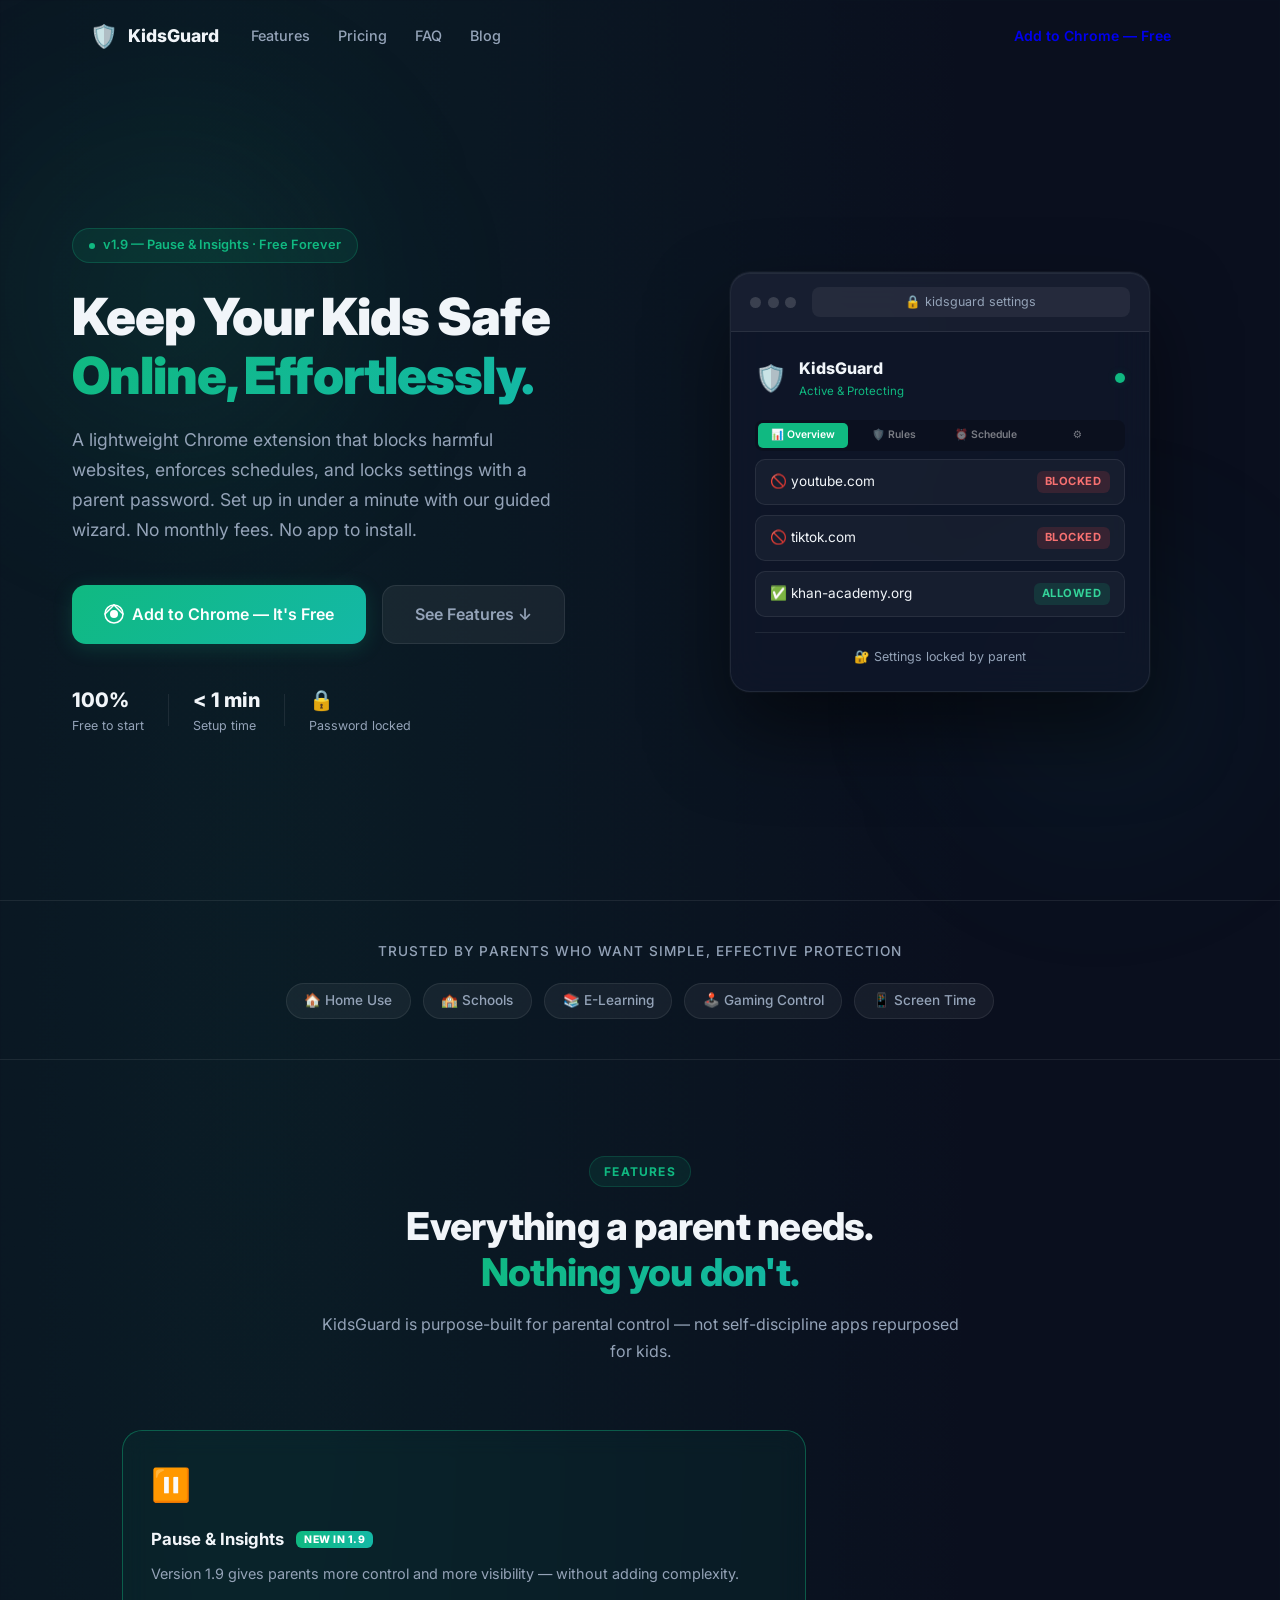
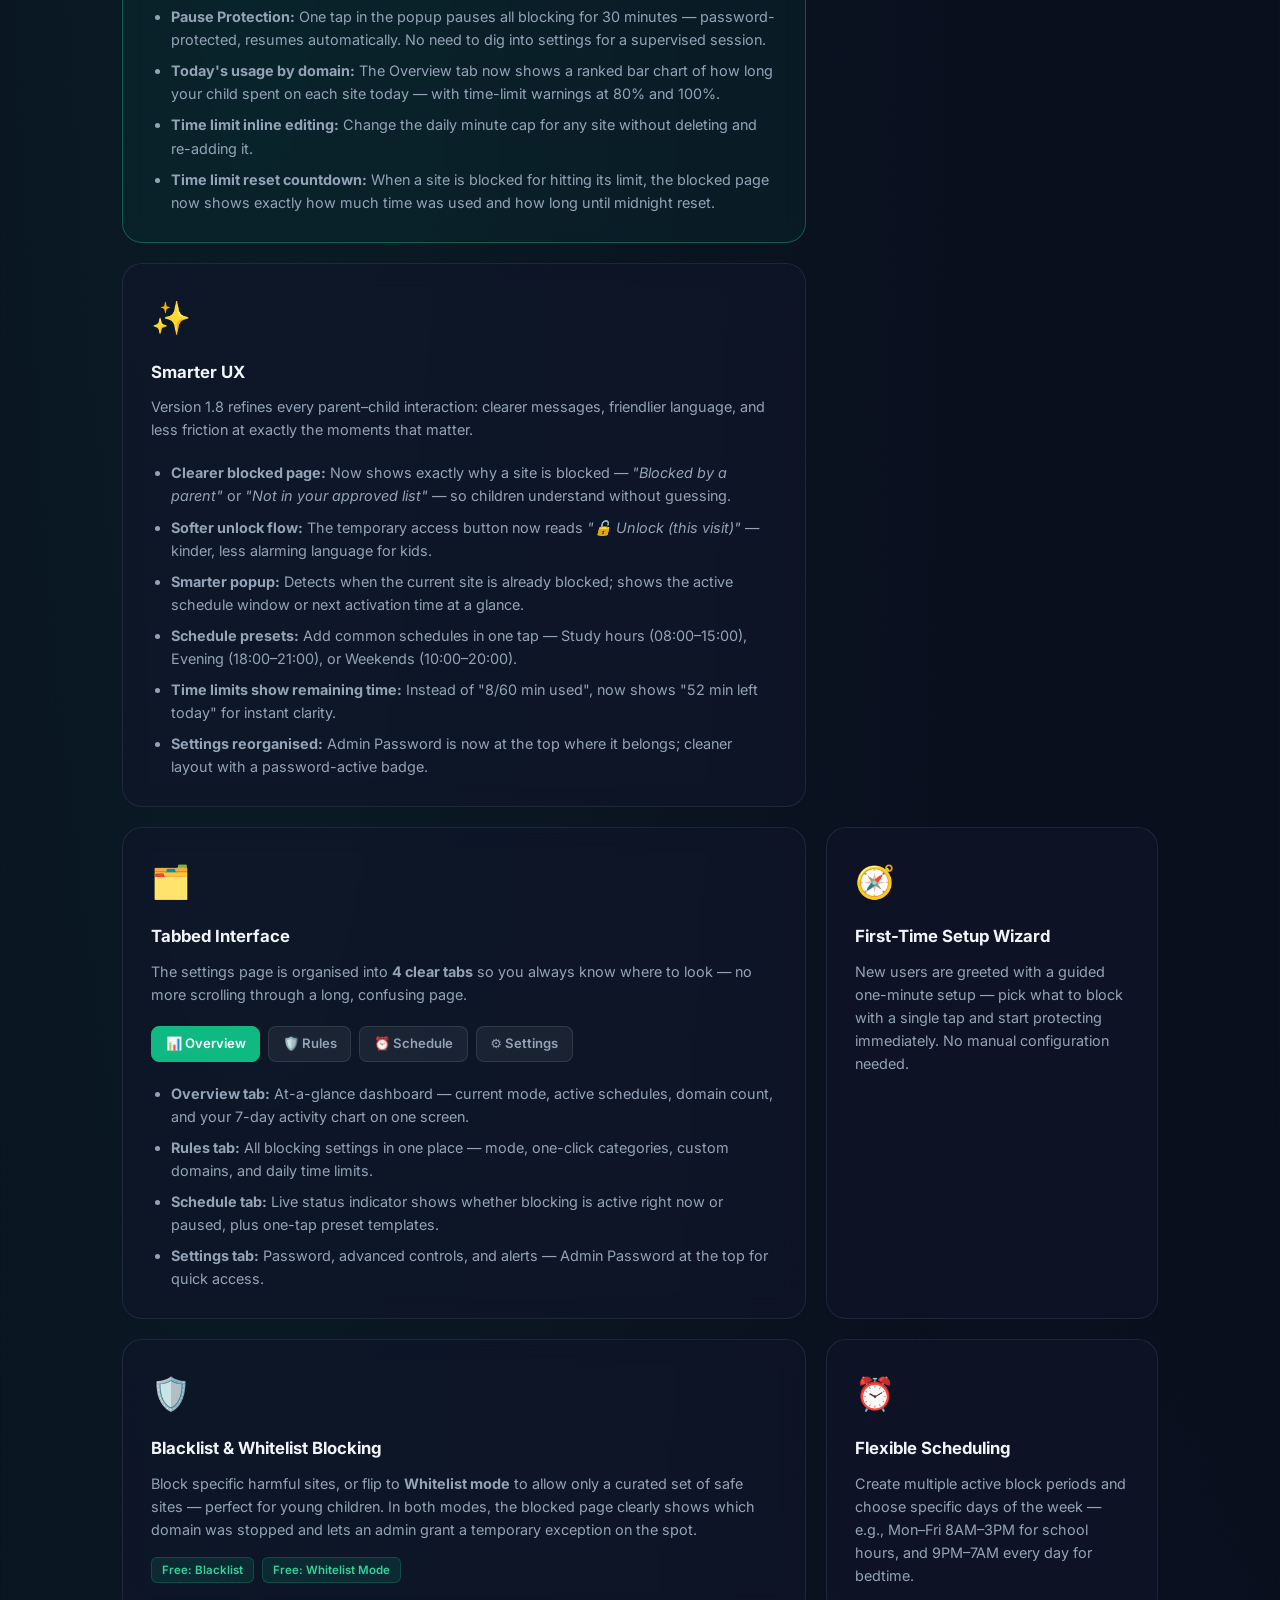
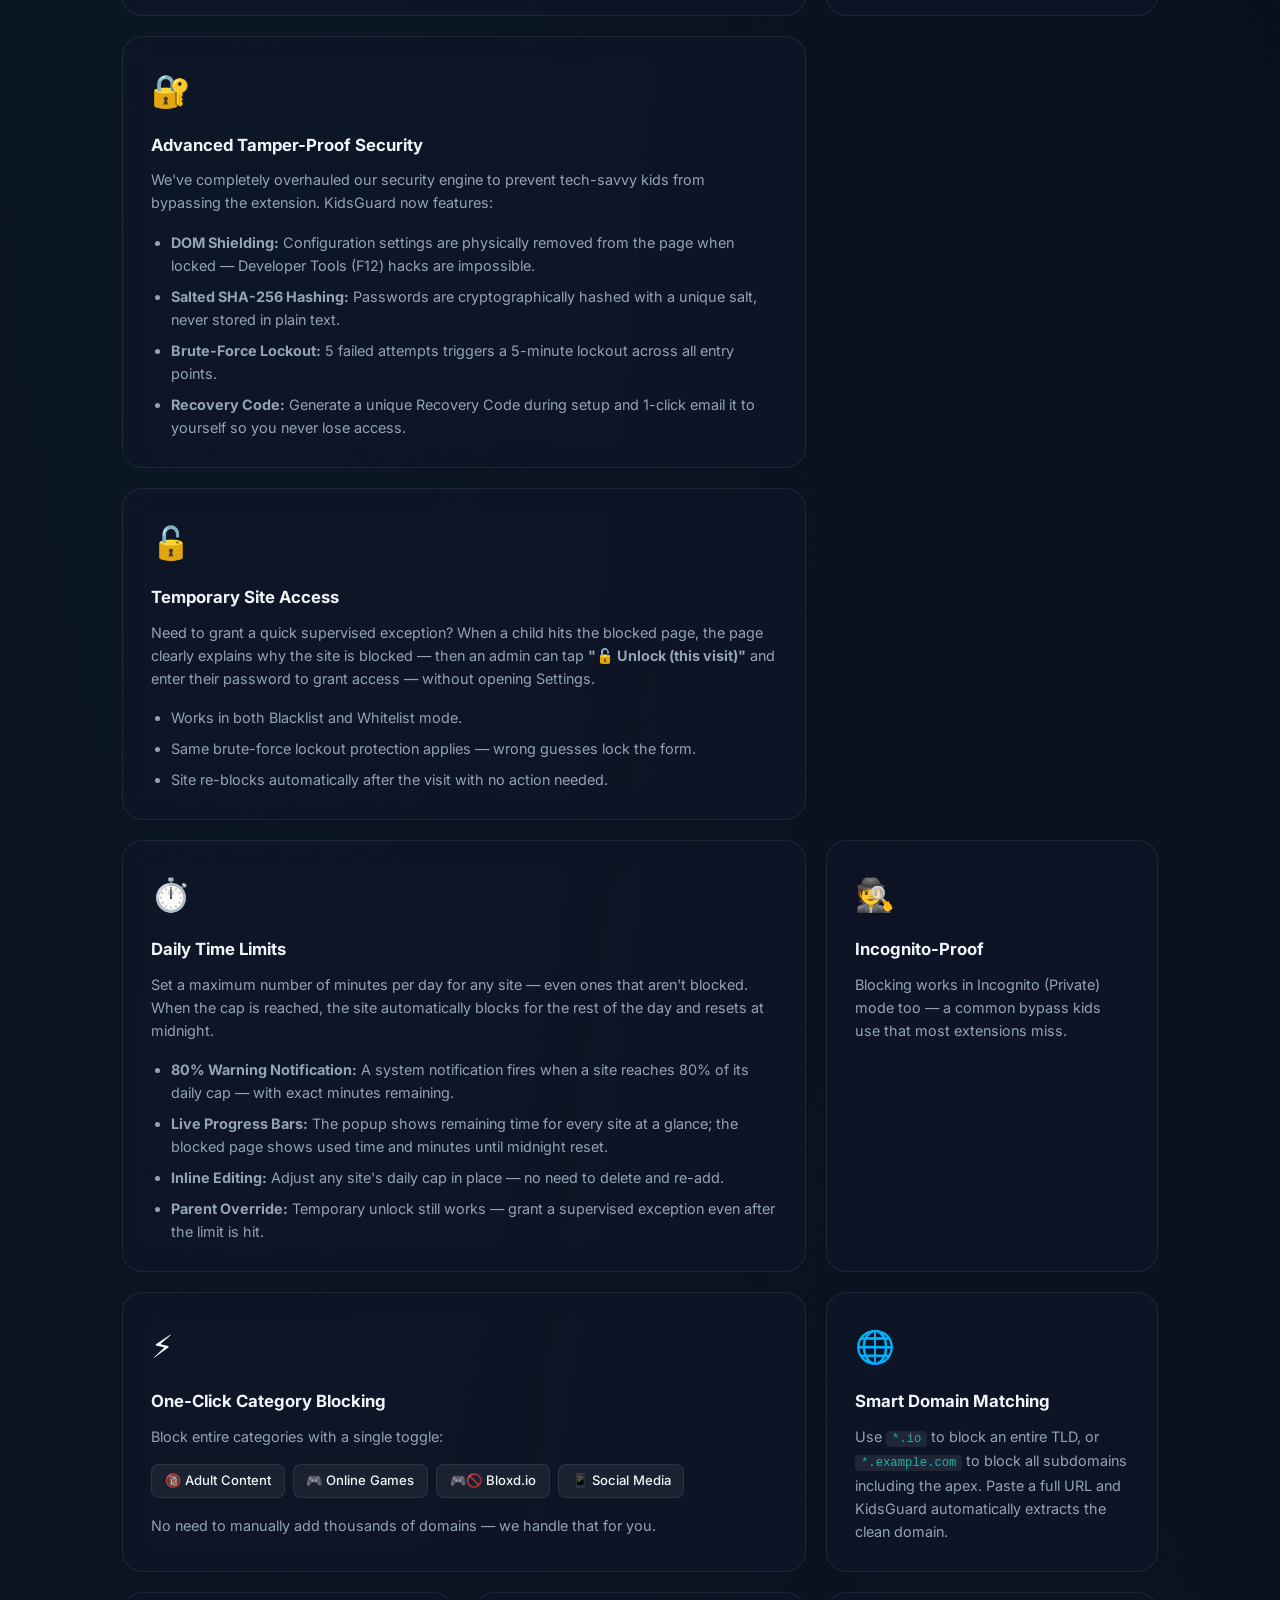
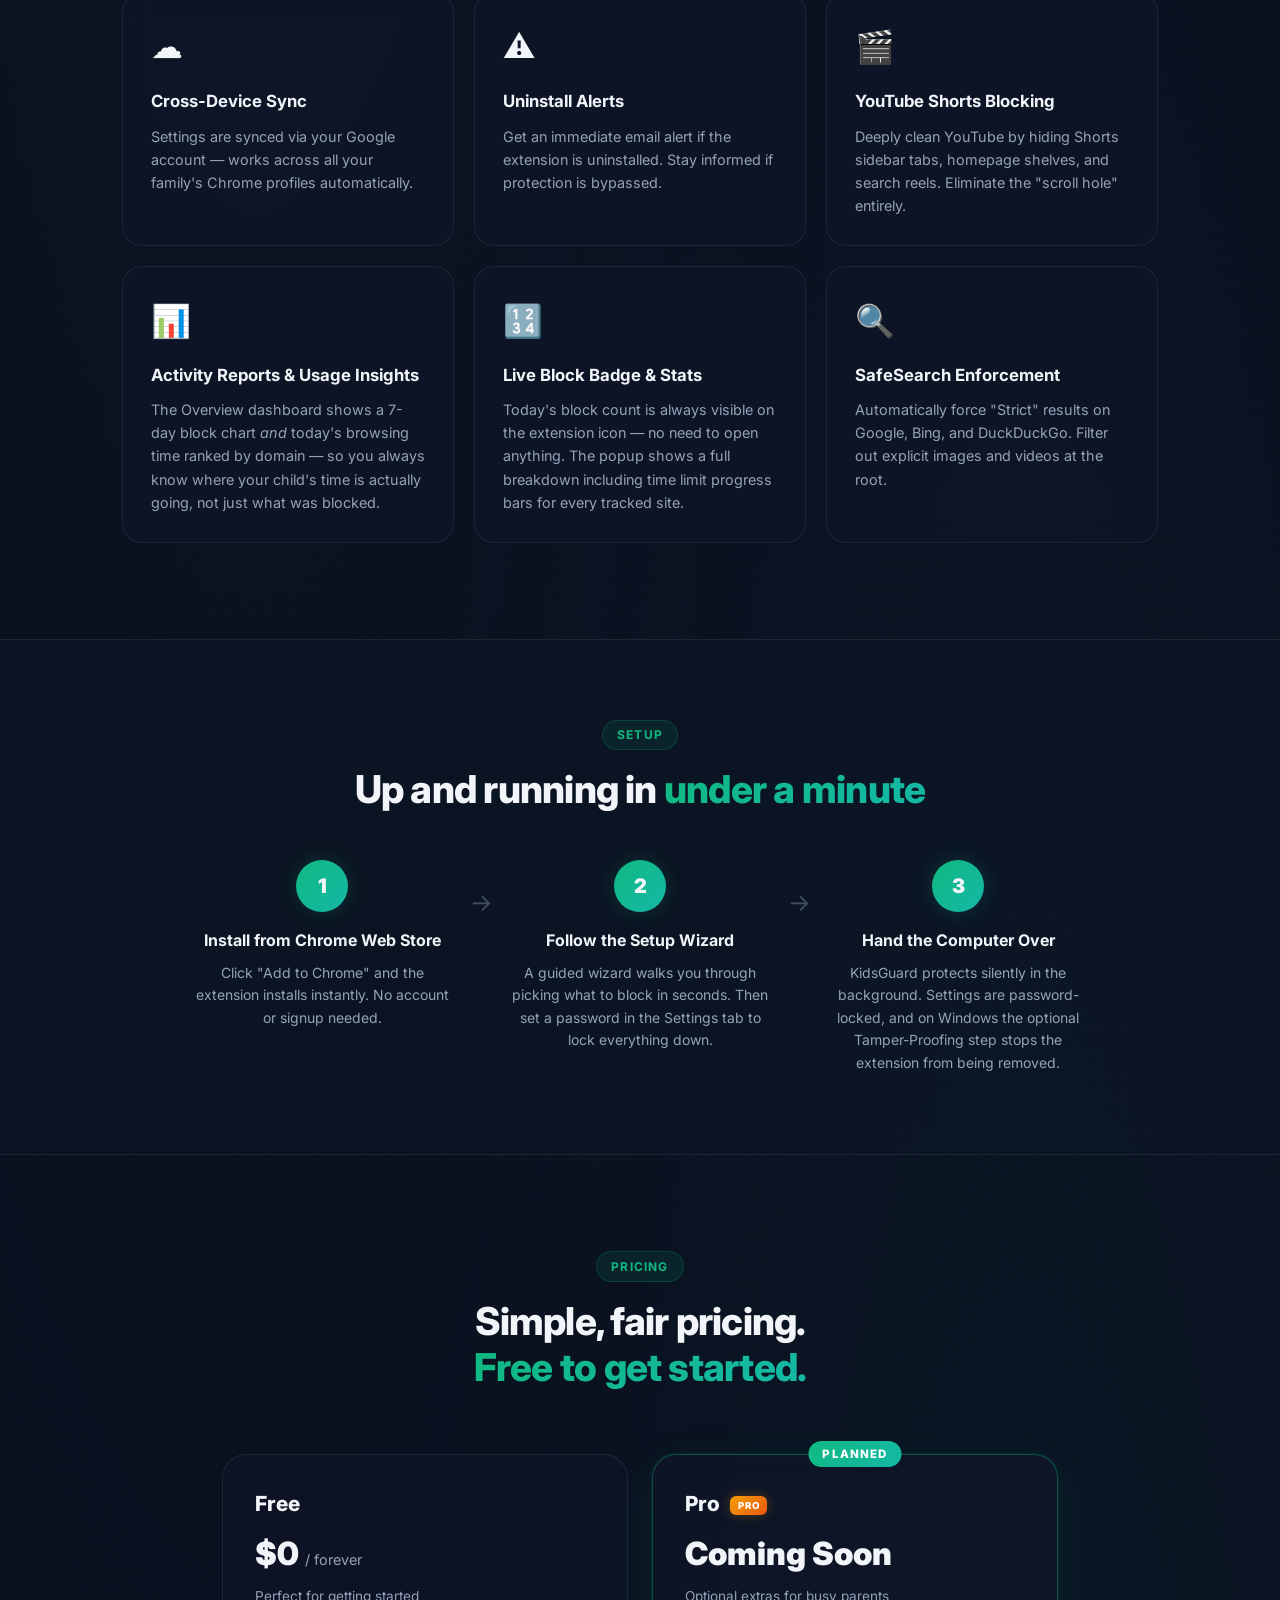
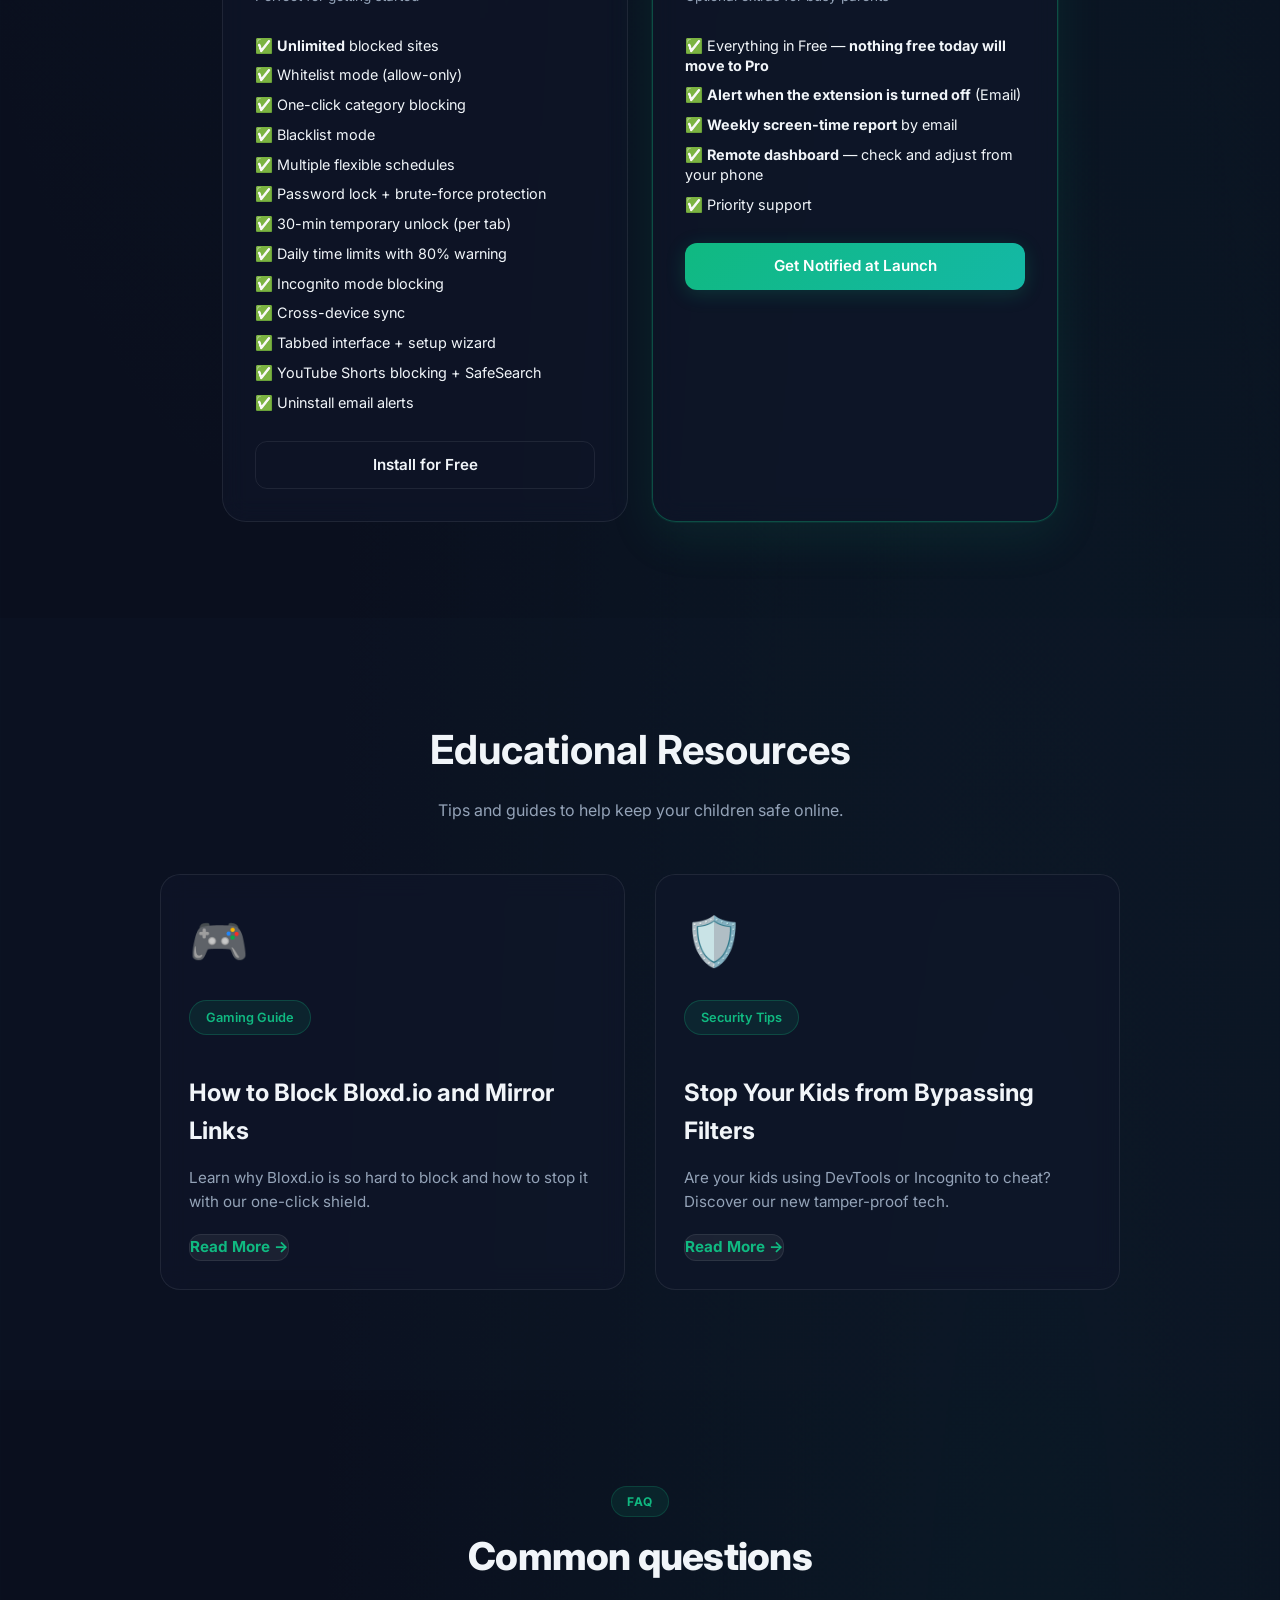
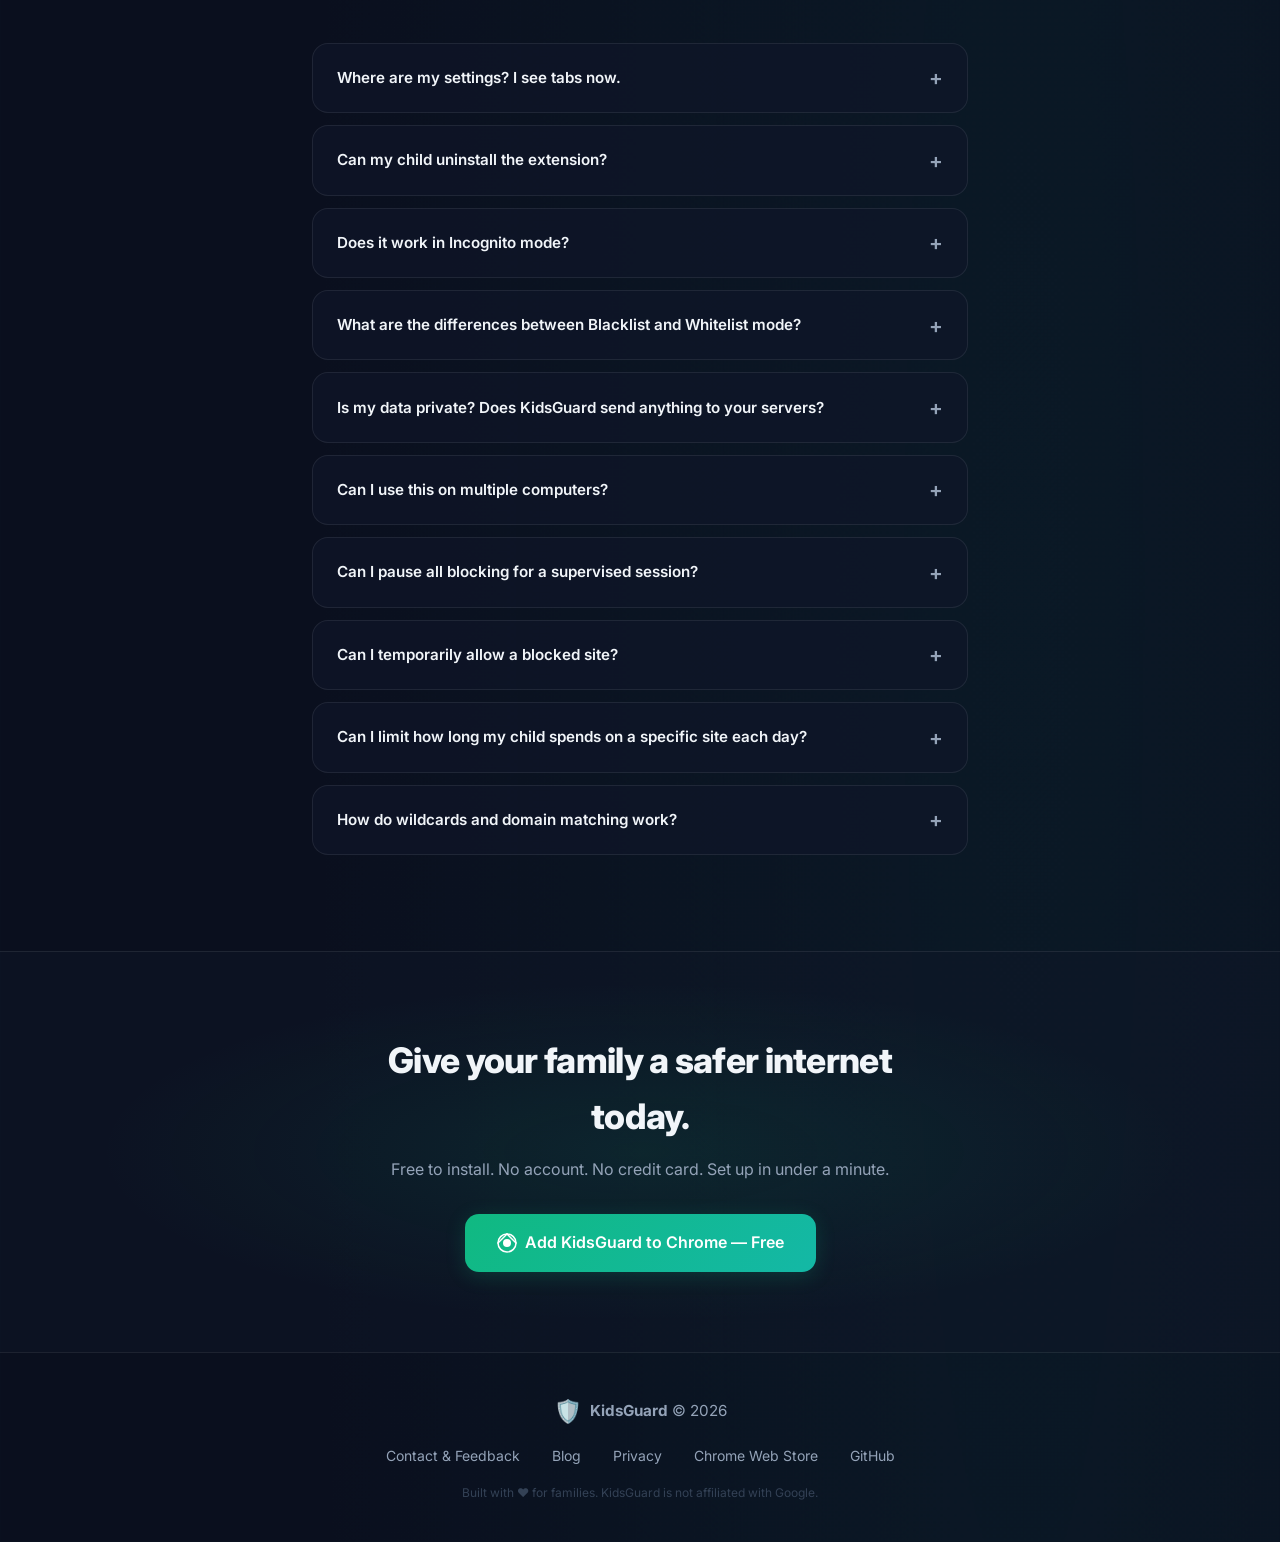
<file: index.html>
<!DOCTYPE html>
<html lang="en">

<head>
    <meta charset="UTF-8">
    <meta name="viewport" content="width=device-width, initial-scale=1.0">
    <title>KidsGuard – Free Parental Control Chrome Extension</title>
    <meta name="description"
        content="KidsGuard is a free Chrome extension for parents. Block harmful sites, set daily time limits, pause protection in one tap, and view today's usage by domain. Tamper-proof password, schedule presets — set up in under a minute. No account required.">
    <meta name="keywords"
        content="parental control chrome extension, website blocker for kids, block adult sites chrome, free parental control, screen time chrome, kids safe browser">
    <meta property="og:title" content="KidsGuard – Parental Control for Chrome">
    <meta property="og:description"
        content="Free Chrome extension to protect your kids online. Block sites, set schedules, use temporary unlock, and lock settings with a tamper-proof password. Redesigned for effortless setup.">
    <meta property="og:type" content="website">
    <meta property="og:url" content="https://mcsrichard.github.io/kidsguard/">
    <meta property="og:image" content="https://mcsrichard.github.io/kidsguard/assets/icon.png">
    <meta name="twitter:card" content="summary">
    <meta name="twitter:title" content="KidsGuard – Free Parental Control Chrome Extension">
    <meta name="twitter:description" content="Block harmful sites, enforce schedules, and lock settings with a password. Free Chrome extension for parents. New tabbed interface makes setup effortless.">
    <link rel="canonical" href="https://mcsrichard.github.io/kidsguard/">
    <link rel="sitemap" type="application/xml" href="/kidsguard/sitemap.xml">
    <link rel="icon" href="assets/icon.png" type="image/png">
    <link rel="preconnect" href="https://fonts.googleapis.com">
    <link rel="preconnect" href="https://fonts.gstatic.com" crossorigin>
    <link href="https://fonts.googleapis.com/css2?family=Inter:wght@400;500;600;700;800;900&display=swap"
        rel="stylesheet">
    <link rel="stylesheet" href="style.css">
    <script type="application/ld+json">
    {
      "@context": "https://schema.org",
      "@type": "SoftwareApplication",
      "name": "KidsGuard",
      "applicationCategory": "BrowserApplication",
      "operatingSystem": "Chrome",
      "offers": {
        "@type": "Offer",
        "price": "0",
        "priceCurrency": "USD"
      },
      "description": "KidsGuard is a free, lightweight Chrome extension for parents. Block harmful sites, set schedules and daily time limits, and protect settings with a tamper-proof password. Redesigned tabbed interface makes setup effortless.",
      "aggregateRating": {
        "@type": "AggregateRating",
        "ratingValue": "5",
        "reviewCount": "1"
      }
    }
    </script>
</head>

<body>

    <!-- =================== NAV =================== -->
    <nav class="nav" id="navbar">
        <div class="nav-inner">
            <a href="#" class="nav-logo">
                <span class="logo-icon">🛡️</span>
                <span>KidsGuard</span>
            </a>
            <div class="nav-links">
                <a href="#features">Features</a>
                <a href="#pricing">Pricing</a>
                <a href="#faq">FAQ</a>
                <a href="blog-how-to-block-bloxd-io.html">Blog</a>
            </div>
            <a href="https://chromewebstore.google.com/detail/kidsguard-parental-contro/gaooofmcgnnkhogbokecnledmpgdfkip"
                target="_blank" class="btn btn-nav" id="nav-cta">
                Add to Chrome — Free
            </a>
        </div>
    </nav>

    <!-- =================== HERO =================== -->
    <section class="hero" id="hero">
        <div class="hero-bg-orb orb1"></div>
        <div class="hero-bg-orb orb2"></div>
        <div class="hero-content">
            <div class="hero-badge">
                <span class="badge-dot"></span>
                v1.9 — Pause & Insights · Free Forever
            </div>
            <h1 class="hero-title">
                Keep Your Kids Safe<br>
                <span class="gradient-text">Online, Effortlessly.</span>
            </h1>
            <p class="hero-subtitle">
                A lightweight Chrome extension that blocks harmful websites, enforces schedules,
                and locks settings with a parent password. Set up in under a minute with our guided wizard.
                No monthly fees. No app to install.
            </p>
            <div class="hero-actions">
                <a href="https://chromewebstore.google.com/detail/kidsguard-parental-contro/gaooofmcgnnkhogbokecnledmpgdfkip"
                    target="_blank" class="btn btn-primary btn-large" id="hero-cta">
                    <svg width="20" height="20" viewBox="0 0 20 20" fill="none">
                        <circle cx="10" cy="10" r="9" stroke="white" stroke-width="1.5" />
                        <circle cx="10" cy="10" r="4" fill="white" />
                        <path d="M10 1C10 1 14 5 19 10" stroke="white" stroke-width="1.5" stroke-linecap="round" />
                        <path d="M10 1C10 1 6 5 1 10" stroke="white" stroke-width="1.5" stroke-linecap="round" />
                    </svg>
                    Add to Chrome — It's Free
                </a>
                <a href="#features" class="btn btn-ghost btn-large">
                    See Features ↓
                </a>
            </div>
            <div class="hero-stats">
                <div class="stat">
                    <strong>100%</strong>
                    <span>Free to start</span>
                </div>
                <div class="stat-divider"></div>
                <div class="stat">
                    <strong>&lt; 1 min</strong>
                    <span>Setup time</span>
                </div>
                <div class="stat-divider"></div>
                <div class="stat">
                    <strong>🔒</strong>
                    <span>Password locked</span>
                </div>
            </div>
        </div>
        <div class="hero-visual">
            <div class="browser-mockup">
                <div class="browser-bar">
                    <div class="browser-dots">
                        <span></span><span></span><span></span>
                    </div>
                    <div class="browser-url">🔒 kidsguard settings</div>
                </div>
                <div class="extension-popup">
                    <div class="popup-header">
                        <div class="popup-logo">
                            <span>🛡️</span>
                            <div>
                                <strong>KidsGuard</strong>
                                <small>Active &amp; Protecting</small>
                            </div>
                        </div>
                        <div class="status-dot active"></div>
                    </div>
                    <div class="popup-tabs-mock">
                        <span class="ptab-mock ptab-active">📊 Overview</span>
                        <span class="ptab-mock">🛡️ Rules</span>
                        <span class="ptab-mock">⏰ Schedule</span>
                        <span class="ptab-mock">⚙️</span>
                    </div>
                    <div class="popup-body">
                        <div class="popup-item blocked">
                            <span>🚫 youtube.com</span>
                            <span class="tag tag-blocked">Blocked</span>
                        </div>
                        <div class="popup-item blocked">
                            <span>🚫 tiktok.com</span>
                            <span class="tag tag-blocked">Blocked</span>
                        </div>
                        <div class="popup-item allowed">
                            <span>✅ khan-academy.org</span>
                            <span class="tag tag-allowed">Allowed</span>
                        </div>
                        <div class="popup-lock">
                            🔐 Settings locked by parent
                        </div>
                    </div>
                </div>
            </div>
        </div>
    </section>

    <!-- =================== SOCIAL PROOF =================== -->
    <section class="social-proof">
        <p class="proof-label">Trusted by parents who want simple, effective protection</p>
        <div class="proof-pills">
            <div class="pill">🏠 Home Use</div>
            <div class="pill">🏫 Schools</div>
            <div class="pill">📚 E-Learning</div>
            <div class="pill">🕹️ Gaming Control</div>
            <div class="pill">📱 Screen Time</div>
        </div>
    </section>

    <!-- =================== FEATURES =================== -->
    <section class="features" id="features">
        <div class="section-header">
            <div class="section-tag">Features</div>
            <h2>Everything a parent needs.<br><span class="gradient-text">Nothing you don't.</span></h2>
            <p>KidsGuard is purpose-built for parental control — not self-discipline apps repurposed for kids.</p>
        </div>

        <div class="features-grid">

            <!-- v1.9 HEADLINE FEATURE -->
            <div class="feature-card feature-card-large" style="border-color: rgba(16,185,129,0.4); background: rgba(16,185,129,0.05);">
                <div class="feature-icon">⏸️</div>
                <h3>Pause &amp; Insights <span class="badge-new">NEW in 1.9</span></h3>
                <p>Version 1.9 gives parents more control and more visibility — without adding complexity.</p>
                <ul style="margin-top: 1.25rem; color: var(--text-muted); font-size: 0.9rem; padding-left: 1.25rem;">
                    <li style="margin-bottom: 0.5rem;"><strong>Pause Protection:</strong> One tap in the popup pauses all blocking for 30 minutes — password-protected, resumes automatically. No need to dig into settings for a supervised session.</li>
                    <li style="margin-bottom: 0.5rem;"><strong>Today's usage by domain:</strong> The Overview tab now shows a ranked bar chart of how long your child spent on each site today — with time-limit warnings at 80% and 100%.</li>
                    <li style="margin-bottom: 0.5rem;"><strong>Time limit inline editing:</strong> Change the daily minute cap for any site without deleting and re-adding it.</li>
                    <li><strong>Time limit reset countdown:</strong> When a site is blocked for hitting its limit, the blocked page now shows exactly how much time was used and how long until midnight reset.</li>
                </ul>
            </div>

            <!-- v1.8 FEATURE -->
            <div class="feature-card feature-card-large">
                <div class="feature-icon">✨</div>
                <h3>Smarter UX</h3>
                <p>Version 1.8 refines every parent–child interaction: clearer messages, friendlier language, and less friction at exactly the moments that matter.</p>
                <ul style="margin-top: 1.25rem; color: var(--text-muted); font-size: 0.9rem; padding-left: 1.25rem;">
                    <li style="margin-bottom: 0.5rem;"><strong>Clearer blocked page:</strong> Now shows exactly why a site is blocked — <em>"Blocked by a parent"</em> or <em>"Not in your approved list"</em> — so children understand without guessing.</li>
                    <li style="margin-bottom: 0.5rem;"><strong>Softer unlock flow:</strong> The temporary access button now reads <em>"🔓 Unlock (this visit)"</em> — kinder, less alarming language for kids.</li>
                    <li style="margin-bottom: 0.5rem;"><strong>Smarter popup:</strong> Detects when the current site is already blocked; shows the active schedule window or next activation time at a glance.</li>
                    <li style="margin-bottom: 0.5rem;"><strong>Schedule presets:</strong> Add common schedules in one tap — Study hours (08:00–15:00), Evening (18:00–21:00), or Weekends (10:00–20:00).</li>
                    <li style="margin-bottom: 0.5rem;"><strong>Time limits show remaining time:</strong> Instead of "8/60 min used", now shows "52 min left today" for instant clarity.</li>
                    <li><strong>Settings reorganised:</strong> Admin Password is now at the top where it belongs; cleaner layout with a password-active badge.</li>
                </ul>
            </div>

            <!-- TABBED INTERFACE -->
            <div class="feature-card feature-card-large">
                <div class="feature-icon">🗂️</div>
                <h3>Tabbed Interface</h3>
                <p>The settings page is organised into <strong>4 clear tabs</strong> so you always know where to look — no more scrolling through a long, confusing page.</p>
                <div class="tab-showcase">
                    <div class="tab-pill tab-pill-active">📊 Overview</div>
                    <div class="tab-pill">🛡️ Rules</div>
                    <div class="tab-pill">⏰ Schedule</div>
                    <div class="tab-pill">⚙️ Settings</div>
                </div>
                <ul style="margin-top: 1.25rem; color: var(--text-muted); font-size: 0.9rem; padding-left: 1.25rem;">
                    <li style="margin-bottom: 0.5rem;"><strong>Overview tab:</strong> At-a-glance dashboard — current mode, active schedules, domain count, and your 7-day activity chart on one screen.</li>
                    <li style="margin-bottom: 0.5rem;"><strong>Rules tab:</strong> All blocking settings in one place — mode, one-click categories, custom domains, and daily time limits.</li>
                    <li style="margin-bottom: 0.5rem;"><strong>Schedule tab:</strong> Live status indicator shows whether blocking is active right now or paused, plus one-tap preset templates.</li>
                    <li><strong>Settings tab:</strong> Password, advanced controls, and alerts — Admin Password at the top for quick access.</li>
                </ul>
            </div>

            <!-- WIZARD -->
            <div class="feature-card">
                <div class="feature-icon">🧭</div>
                <h3>First-Time Setup Wizard</h3>
                <p>New users are greeted with a guided one-minute setup — pick what to block with a single tap and start protecting immediately. No manual configuration needed.</p>
            </div>

            <div class="feature-card feature-card-large">
                <div class="feature-icon">🛡️</div>
                <h3>Blacklist & Whitelist Blocking</h3>
                <p>Block specific harmful sites, or flip to <strong>Whitelist mode</strong> to allow only a curated set of safe sites — perfect for young children. In both modes, the blocked page clearly shows which domain was stopped and lets an admin grant a temporary exception on the spot.</p>
                <div class="feature-tag-row">
                    <span class="ftag ftag-free">Free: Blacklist</span>
                    <span class="ftag ftag-free">Free: Whitelist Mode</span>
                </div>
            </div>

            <div class="feature-card">
                <div class="feature-icon">⏰</div>
                <h3>Flexible Scheduling</h3>
                <p>Create multiple active block periods and choose specific days of the week — e.g., Mon–Fri 8AM–3PM for school hours, and 9PM–7AM every day for bedtime.</p>
            </div>

            <div class="feature-card feature-card-large">
                <div class="feature-icon">🔐</div>
                <h3>Advanced Tamper-Proof Security</h3>
                <p>We've completely overhauled our security engine to prevent tech-savvy kids from bypassing the extension. KidsGuard now features:</p>
                <ul style="margin-top: 1rem; color: var(--text-muted); font-size: 0.9rem; padding-left: 1.25rem;">
                    <li style="margin-bottom: 0.5rem;"><strong>DOM Shielding:</strong> Configuration settings are physically removed from the page when locked — Developer Tools (F12) hacks are impossible.</li>
                    <li style="margin-bottom: 0.5rem;"><strong>Salted SHA-256 Hashing:</strong> Passwords are cryptographically hashed with a unique salt, never stored in plain text.</li>
                    <li style="margin-bottom: 0.5rem;"><strong>Brute-Force Lockout:</strong> 5 failed attempts triggers a 5-minute lockout across all entry points.</li>
                    <li><strong>Recovery Code:</strong> Generate a unique Recovery Code during setup and 1-click email it to yourself so you never lose access.</li>
                </ul>
            </div>

            <div class="feature-card feature-card-large">
                <div class="feature-icon">🔓</div>
                <h3>Temporary Site Access</h3>
                <p>Need to grant a quick supervised exception? When a child hits the blocked page, the page clearly explains why the site is blocked — then an admin can tap <strong>"🔓 Unlock (this visit)"</strong> and enter their password to grant access — without opening Settings.</p>
                <ul style="margin-top: 1rem; color: var(--text-muted); font-size: 0.9rem; padding-left: 1.25rem;">
                    <li style="margin-bottom: 0.5rem;">Works in both Blacklist and Whitelist mode.</li>
                    <li style="margin-bottom: 0.5rem;">Same brute-force lockout protection applies — wrong guesses lock the form.</li>
                    <li>Site re-blocks automatically after the visit with no action needed.</li>
                </ul>
            </div>

            <div class="feature-card feature-card-large">
                <div class="feature-icon">⏱️</div>
                <h3>Daily Time Limits</h3>
                <p>Set a maximum number of minutes per day for any site — even ones that aren't blocked. When the cap is reached, the site automatically blocks for the rest of the day and resets at midnight.</p>
                <ul style="margin-top: 1rem; color: var(--text-muted); font-size: 0.9rem; padding-left: 1.25rem;">
                    <li style="margin-bottom: 0.5rem;"><strong>80% Warning Notification:</strong> A system notification fires when a site reaches 80% of its daily cap — with exact minutes remaining.</li>
                    <li style="margin-bottom: 0.5rem;"><strong>Live Progress Bars:</strong> The popup shows remaining time for every site at a glance; the blocked page shows used time and minutes until midnight reset.</li>
                    <li style="margin-bottom: 0.5rem;"><strong>Inline Editing:</strong> Adjust any site's daily cap in place — no need to delete and re-add.</li>
                    <li><strong>Parent Override:</strong> Temporary unlock still works — grant a supervised exception even after the limit is hit.</li>
                </ul>
            </div>

            <div class="feature-card">
                <div class="feature-icon">🕵️</div>
                <h3>Incognito-Proof</h3>
                <p>Blocking works in Incognito (Private) mode too — a common bypass kids use that most extensions miss.</p>
            </div>

            <div class="feature-card feature-card-large">
                <div class="feature-icon">⚡</div>
                <h3>One-Click Category Blocking</h3>
                <p>Block entire categories with a single toggle:</p>
                <div class="category-chips">
                    <span class="chip">🔞 Adult Content</span>
                    <span class="chip">🎮 Online Games</span>
                    <span class="chip">🎮🚫 Bloxd.io</span>
                    <span class="chip">📱 Social Media</span>
                </div>
                <p style="margin-top: 1rem; font-size: 0.9rem; color: var(--text-muted);">No need to manually add thousands of domains — we handle that for you.</p>
            </div>

            <div class="feature-card">
                <div class="feature-icon">🌐</div>
                <h3>Smart Domain Matching</h3>
                <p>Use <code>*.io</code> to block an entire TLD, or <code>*.example.com</code> to block all subdomains including the apex. Paste a full URL and KidsGuard automatically extracts the clean domain.</p>
            </div>

            <div class="feature-card">
                <div class="feature-icon">☁️</div>
                <h3>Cross-Device Sync</h3>
                <p>Settings are synced via your Google account — works across all your family's Chrome profiles automatically.</p>
            </div>

            <div class="feature-card">
                <div class="feature-icon">⚠️</div>
                <h3>Uninstall Alerts</h3>
                <p>Get an immediate email alert if the extension is uninstalled. Stay informed if protection is bypassed.</p>
            </div>

            <div class="feature-card">
                <div class="feature-icon">🎬</div>
                <h3>YouTube Shorts Blocking</h3>
                <p>Deeply clean YouTube by hiding Shorts sidebar tabs, homepage shelves, and search reels. Eliminate the "scroll hole" entirely.</p>
            </div>

            <div class="feature-card">
                <div class="feature-icon">📊</div>
                <h3>Activity Reports &amp; Usage Insights</h3>
                <p>The Overview dashboard shows a 7-day block chart <em>and</em> today's browsing time ranked by domain — so you always know where your child's time is actually going, not just what was blocked.</p>
            </div>

            <div class="feature-card">
                <div class="feature-icon">🔢</div>
                <h3>Live Block Badge & Stats</h3>
                <p>Today's block count is always visible on the extension icon — no need to open anything. The popup shows a full breakdown including time limit progress bars for every tracked site.</p>
            </div>

            <div class="feature-card">
                <div class="feature-icon">🔍</div>
                <h3>SafeSearch Enforcement</h3>
                <p>Automatically force "Strict" results on Google, Bing, and DuckDuckGo. Filter out explicit images and videos at the root.</p>
            </div>

        </div>
    </section>

    <!-- =================== HOW IT WORKS =================== -->
    <section class="how-it-works">
        <div class="section-header">
            <div class="section-tag">Setup</div>
            <h2>Up and running in <span class="gradient-text">under a minute</span></h2>
        </div>
        <div class="steps">
            <div class="step">
                <div class="step-num">1</div>
                <div class="step-content">
                    <h3>Install from Chrome Web Store</h3>
                    <p>Click "Add to Chrome" and the extension installs instantly. No account or signup needed.</p>
                </div>
            </div>
            <div class="step-arrow">→</div>
            <div class="step">
                <div class="step-num">2</div>
                <div class="step-content">
                    <h3>Follow the Setup Wizard</h3>
                    <p>A guided wizard walks you through picking what to block in seconds. Then set a password in the Settings tab to lock everything down.</p>
                </div>
            </div>
            <div class="step-arrow">→</div>
            <div class="step">
                <div class="step-num">3</div>
                <div class="step-content">
                    <h3>Hand the Computer Over</h3>
                    <p>KidsGuard protects silently in the background. Settings are password-locked, and on Windows the optional Tamper-Proofing step stops the extension from being removed.</p>
                </div>
            </div>
        </div>
    </section>

    <!-- =================== PRICING =================== -->
    <section class="pricing" id="pricing">
        <div class="section-header">
            <div class="section-tag">Pricing</div>
            <h2>Simple, fair pricing.<br><span class="gradient-text">Free to get started.</span></h2>
        </div>

        <div class="pricing-grid">
            <div class="pricing-card">
                <div class="plan-header">
                    <h3>Free</h3>
                    <div class="plan-price">$0 <span>/ forever</span></div>
                    <p>Perfect for getting started</p>
                </div>
                <ul class="plan-features">
                    <li class="feat-yes">✅ <strong>Unlimited</strong> blocked sites</li>
                    <li class="feat-yes">✅ Whitelist mode (allow-only)</li>
                    <li class="feat-yes">✅ One-click category blocking</li>
                    <li class="feat-yes">✅ Blacklist mode</li>
                    <li class="feat-yes">✅ Multiple flexible schedules</li>
                    <li class="feat-yes">✅ Password lock + brute-force protection</li>
                    <li class="feat-yes">✅ 30-min temporary unlock (per tab)</li>
                    <li class="feat-yes">✅ Daily time limits with 80% warning</li>
                    <li class="feat-yes">✅ Incognito mode blocking</li>
                    <li class="feat-yes">✅ Cross-device sync</li>
                    <li class="feat-yes">✅ Tabbed interface + setup wizard</li>
                    <li class="feat-yes">✅ YouTube Shorts blocking + SafeSearch</li>
                    <li class="feat-yes">✅ Uninstall email alerts</li>
                </ul>
                <a href="https://chromewebstore.google.com/detail/kidsguard-parental-contro/gaooofmcgnnkhogbokecnledmpgdfkip"
                    target="_blank" class="btn btn-outline btn-full" id="free-cta">
                    Install for Free
                </a>
            </div>

            <div class="pricing-card pricing-card-pro">
                <div class="plan-badge">Planned</div>
                <div class="plan-header">
                    <h3>Pro <span class="badge-pro">PRO</span></h3>
                    <div class="plan-price">Coming Soon</div>
                    <p>Optional extras for busy parents</p>
                </div>
                <ul class="plan-features">
                    <li class="feat-yes">✅ Everything in Free — <strong>nothing free today will move to Pro</strong></li>
                    <li class="feat-yes">✅ <strong>Alert when the extension is turned off</strong> (Email)</li>
                    <li class="feat-yes">✅ <strong>Weekly screen-time report</strong> by email</li>
                    <li class="feat-yes">✅ <strong>Remote dashboard</strong> — check and adjust from your phone</li>
                    <li class="feat-yes">✅ Priority support</li>
                </ul>
                <a href="mailto:yxiaonan@hotmail.com?subject=KidsGuard%20Pro%20Interest"
                    class="btn btn-primary btn-full" id="pro-cta">
                    Get Notified at Launch
                </a>
            </div>
        </div>
    </section>

    <!-- =================== BLOG PREVIEW =================== -->
    <section class="blog-preview" style="padding: 100px 0; background: rgba(15, 23, 42, 0.3);">
        <div class="container" style="max-width: 1000px; margin: 0 auto; padding: 0 20px;">
            <div style="text-align: center; margin-bottom: 50px;">
                <h2 style="font-size: 2.5rem; margin-bottom: 1rem;">Educational Resources</h2>
                <p style="color: var(--text-muted);">Tips and guides to help keep your children safe online.</p>
            </div>
            <div class="blog-preview-grid" style="display: grid; grid-template-columns: repeat(auto-fit, minmax(320px, 1fr)); gap: 30px;">
                <div class="feature-card" style="display: flex; flex-direction: column; align-items: flex-start; text-align: left; cursor: pointer;" onclick="window.location.href='blog-how-to-block-bloxd-io.html'">
                    <div style="font-size: 3rem; margin-bottom: 20px;">🎮</div>
                    <div>
                        <div class="hero-badge" style="margin-left: 0;">Gaming Guide</div>
                        <h3 style="font-size: 1.5rem; margin: 15px 0;">How to Block Bloxd.io and Mirror Links</h3>
                        <p style="color: var(--text-muted); margin-bottom: 20px; font-size: 0.95rem;">Learn why Bloxd.io is so hard to block and how to stop it with our one-click shield.</p>
                        <a href="blog-how-to-block-bloxd-io.html" class="btn btn-ghost" style="padding: 0; font-weight: 700; color: #10b981;">Read More →</a>
                    </div>
                </div>

                <div class="feature-card" style="display: flex; flex-direction: column; align-items: flex-start; text-align: left; cursor: pointer;" onclick="window.location.href='blog-prevent-parental-control-bypass.html'">
                    <div style="font-size: 3rem; margin-bottom: 20px;">🛡️</div>
                    <div>
                        <div class="hero-badge" style="margin-left: 0;">Security Tips</div>
                        <h3 style="font-size: 1.5rem; margin: 15px 0;">Stop Your Kids from Bypassing Filters</h3>
                        <p style="color: var(--text-muted); margin-bottom: 20px; font-size: 0.95rem;">Are your kids using DevTools or Incognito to cheat? Discover our new tamper-proof tech.</p>
                        <a href="blog-prevent-parental-control-bypass.html" class="btn btn-ghost" style="padding: 0; font-weight: 700; color: #10b981;">Read More →</a>
                    </div>
                </div>
            </div>
        </div>
    </section>

    <!-- =================== FAQ =================== -->
    <section class="faq" id="faq">
        <div class="section-header">
            <div class="section-tag">FAQ</div>
            <h2>Common questions</h2>
        </div>

        <div class="faq-list">
            <details class="faq-item">
                <summary>Where are my settings? I see tabs now.</summary>
                <div class="faq-content">
                    <p>KidsGuard organises settings into <strong>4 tabs</strong> to make everything easier to find:</p>
                    <ul style="margin-top: 0.5rem; color: var(--text-muted); padding-left: 1.25rem;">
                        <li><strong>📊 Overview</strong> — your protection status at a glance + 7-day activity chart.</li>
                        <li><strong>🛡️ Rules</strong> — blocking mode, one-click categories, custom domains, and daily time limits.</li>
                        <li><strong>⏰ Schedule</strong> — manage blocking windows, day-of-week settings, and one-tap preset templates.</li>
                        <li><strong>⚙️ Settings</strong> — admin password (now at the top), customization, SafeSearch, uninstall alerts, and support.</li>
                    </ul>
                    <p style="margin-top: 0.75rem;">Your tab selection is remembered between visits, so you always land where you left off.</p>
                </div>
            </details>
            <details class="faq-item">
                <summary>Can my child uninstall the extension?</summary>
                <div class="faq-content">
                    <p>Technically, any Chrome extension can be uninstalled unless enforced by Enterprise Policy.
                        However, KidsGuard includes <strong>Uninstall Notifications</strong>:</p>
                    <ul style="margin-top: 0.5rem; color: var(--text-muted); padding-left: 1.25rem;">
                        <li><strong>Step 1:</strong> Set your email in the Settings tab.</li>
                        <li><strong>Step 2 (First Time):</strong> You'll receive a confirmation email from
                            <em>FormSubmit</em>. You <strong>must</strong> click "Confirm" to activate the alerts.
                        </li>
                        <li><strong>Step 3 (Always):</strong> If the extension is removed, you'll get an instant alert
                            email: <em>"⚠️ Alert: KidsGuard has been uninstalled"</em>.</li>
                    </ul>
                </div>
            </details>
            <details class="faq-item">
                <summary>Does it work in Incognito mode?</summary>
                <p>Yes. KidsGuard is specifically designed to block sites in Incognito (Private) mode — a common
                    workaround that most free extensions miss. Just make sure to enable the "Allow in Incognito"
                    permission after installation.</p>
            </details>
            <details class="faq-item">
                <summary>What are the differences between Blacklist and Whitelist mode?</summary>
                <p><strong>Blacklist mode</strong> (free): All sites are allowed by default; you manually block
                    specific harmful ones. <strong>Whitelist mode</strong> (also free): All sites are blocked by default;
                    you manually allow only the sites you approve. Whitelist mode is the safest option for young
                    children.</p>
            </details>
            <details class="faq-item">
                <summary>Is my data private? Does KidsGuard send anything to your servers?</summary>
                <p>KidsGuard stores all settings locally in your Chrome profile using <code>chrome.storage.sync</code>.
                    No browsing data, blocked site lists, or personal information is ever sent to our servers. Your
                    data stays in your Google account. See the <a href="privacy.html">privacy policy</a> for details.</p>
            </details>
            <details class="faq-item">
                <summary>Can I use this on multiple computers?</summary>
                <p>Yes. Because settings sync via your Google account, any Chrome profile signed in with the same
                    account will automatically inherit the blocklist and scheduling rules.</p>
            </details>
            <details class="faq-item">
                <summary>Can I pause all blocking for a supervised session?</summary>
                <div class="faq-content">
                    <p>Yes — the KidsGuard popup has a <strong>"⏸ Pause Protection"</strong> button. Tap it to suspend all blocking for 30 minutes. If you've set an admin password, you'll need to enter it first. The button shows a countdown and switches to <strong>"▶ Resume"</strong> so you can re-enable blocking early. Protection resumes automatically when the timer expires — no action needed.</p>
                </div>
            </details>
            <details class="faq-item">
                <summary>Can I temporarily allow a blocked site?</summary>
                <div class="faq-content">
                    <p>Yes — without opening Settings. When your child hits the KidsGuard blocked page, the page shows exactly why the site is blocked. Click <strong>"🔓 Unlock (this tab)"</strong> and enter your admin password to allow the site in that tab for 30 minutes. Other tabs stay blocked, and the unlock ends when the tab is closed. The same brute-force lockout applies, so wrong guesses are rate-limited.</p>
                </div>
            </details>
            <details class="faq-item">
                <summary>Can I limit how long my child spends on a specific site each day?</summary>
                <div class="faq-content">
                    <p>Yes — with <strong>Daily Time Limits</strong> in the Rules tab. Set a minute cap for any site (e.g., youtube.com → 60 min/day). The popup shows remaining time ("52 min left today") so you always know how much is left at a glance. When the limit is hit, the site automatically blocks for the rest of the day and resets at midnight. You'll also receive a system notification when usage reaches 80% of the cap. As a parent, you can still grant a temporary exception via the blocked page if needed.</p>
                </div>
            </details>
            <details class="faq-item">
                <summary>How do wildcards and domain matching work?</summary>
                <p>KidsGuard supports <code>*.domain.com</code> wildcards. Adding <code>*.io</code> blocks all <code>.io</code> sites. Adding <code>*.google.com</code> blocks all Google subdomains while leaving <code>google.com</code> itself accessible. You can also paste a full URL (e.g. <code>https://youtube.com/watch?v=abc</code>) and KidsGuard automatically strips it down to just the domain.</p>
            </details>
        </div>
    </section>

    <!-- =================== CTA BANNER =================== -->
    <section class="cta-banner">
        <div class="cta-banner-inner">
            <h2>Give your family a safer internet today.</h2>
            <p>Free to install. No account. No credit card. Set up in under a minute.</p>
            <a href="https://chromewebstore.google.com/detail/kidsguard-parental-contro/gaooofmcgnnkhogbokecnledmpgdfkip"
                target="_blank" class="btn btn-primary btn-large" id="bottom-cta">
                <svg width="20" height="20" viewBox="0 0 20 20" fill="none">
                    <circle cx="10" cy="10" r="9" stroke="white" stroke-width="1.5" />
                    <circle cx="10" cy="10" r="4" fill="white" />
                    <path d="M10 1C10 1 14 5 19 10" stroke="white" stroke-width="1.5" stroke-linecap="round" />
                    <path d="M10 1C10 1 6 5 1 10" stroke="white" stroke-width="1.5" stroke-linecap="round" />
                </svg>
                Add KidsGuard to Chrome — Free
            </a>
        </div>
    </section>

    <!-- =================== FOOTER =================== -->
    <footer class="footer">
        <div class="footer-inner">
            <div class="footer-brand">
                <span class="logo-icon">🛡️</span>
                <span><strong>KidsGuard</strong> © 2026</span>
            </div>
            <div class="footer-links">
                <a href="mailto:yxiaonan@hotmail.com?subject=KidsGuard%20Feedback">Contact &amp; Feedback</a>
                <a href="blog-how-to-block-bloxd-io.html">Blog</a>
                <a href="privacy.html">Privacy</a>
                <a href="https://chromewebstore.google.com/detail/kidsguard-parental-contro/gaooofmcgnnkhogbokecnledmpgdfkip"
                    target="_blank">Chrome Web Store</a>
                <a href="https://github.com/mcsRichard/kidsguard" target="_blank">GitHub</a>
            </div>
            <p class="footer-note">Built with ❤️ for families. KidsGuard is not affiliated with Google.</p>
        </div>
    </footer>

    <script>
        // Sticky nav shadow on scroll
        const nav = document.getElementById('navbar');
        window.addEventListener('scroll', () => {
            nav.classList.toggle('nav-scrolled', window.scrollY > 20);
        });

        // FAQ accordion — close others when one opens
        const details = document.querySelectorAll('.faq-item');
        details.forEach(d => {
            d.addEventListener('toggle', () => {
                if (d.open) {
                    details.forEach(other => { if (other !== d) other.open = false; });
                }
            });
        });

        // Animate cards on scroll
        const observer = new IntersectionObserver((entries) => {
            entries.forEach(e => {
                if (e.isIntersecting) {
                    e.target.classList.add('visible');
                    observer.unobserve(e.target);
                }
            });
        }, { threshold: 0.1 });

        document.querySelectorAll('.feature-card, .step, .pricing-card, .faq-item').forEach(el => {
            el.classList.add('animate-on-scroll');
            observer.observe(el);
        });
    </script>
</body>

</html>
</file>
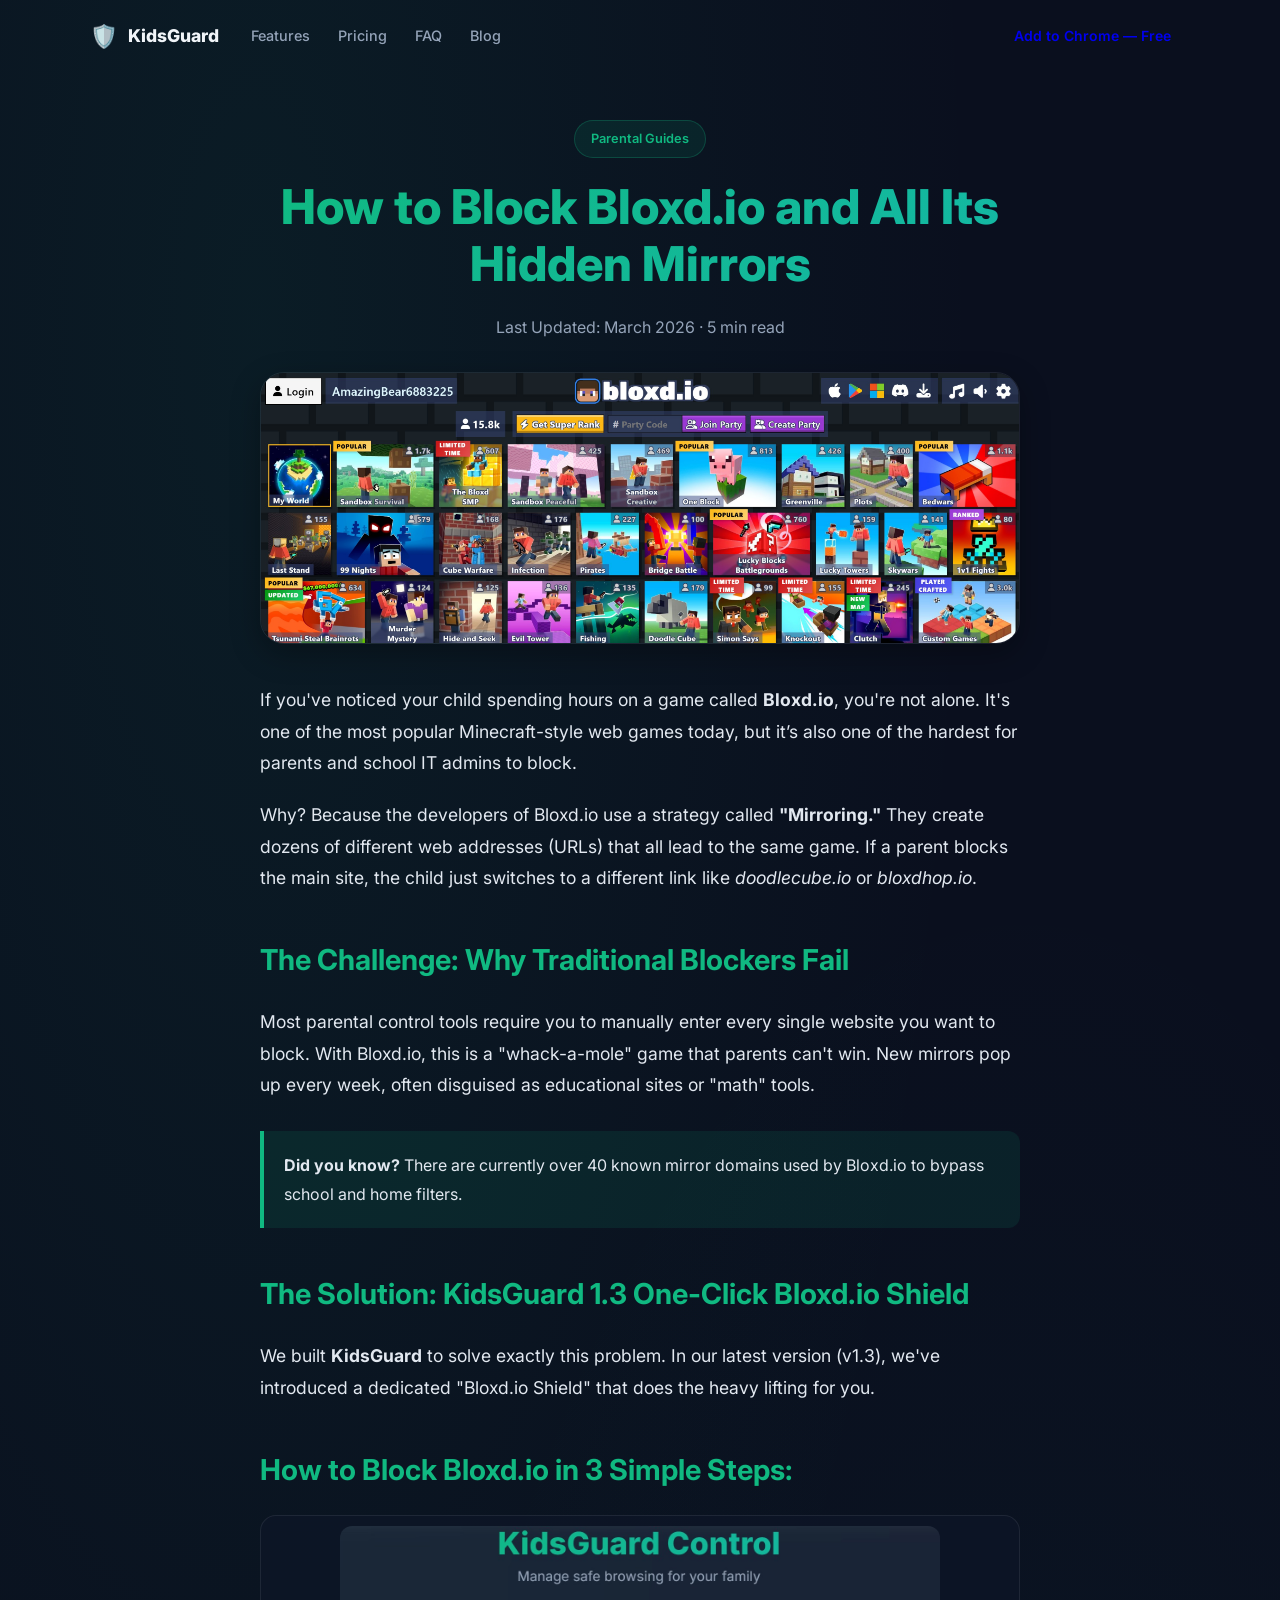
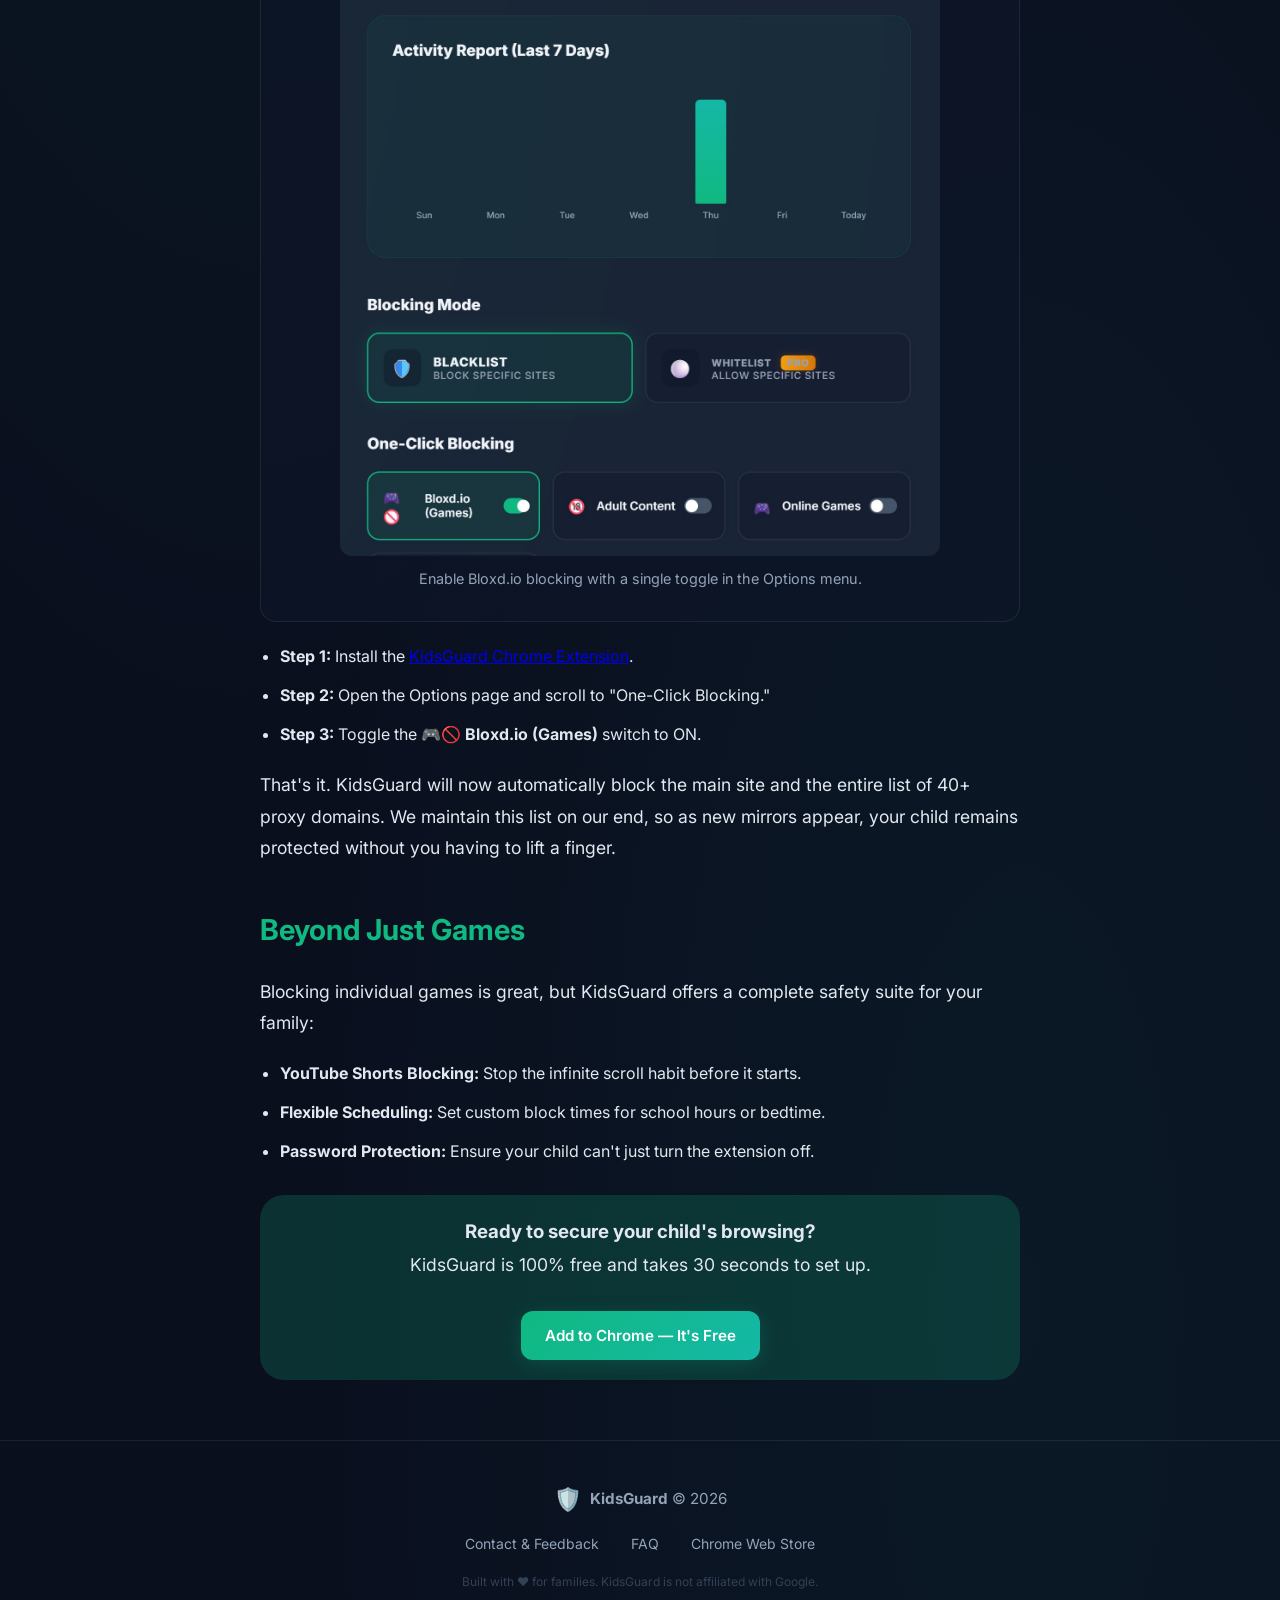
<file: blog-how-to-block-bloxd-io.html>
<!DOCTYPE html>
<html lang="en">

<head>
    <meta charset="UTF-8">
    <meta name="viewport" content="width=device-width, initial-scale=1.0">
    <title>How to Block Bloxd.io and All Its Mirror Links – KidsGuard</title>
    <meta name="description"
        content="Is your child playing Bloxd.io when they should be studying? Learn how to block Bloxd.io and its dozens of mirror domains effectively with KidsGuard.">
    <meta name="keywords"
        content="how to block bloxd.io, bloxd.io mirrors, block unblocked games at school, parental control bloxd.io, kidsguard extensions">
    <meta property="og:title" content="How to Block Bloxd.io and All Its Mirror Links – KidsGuard">
    <meta property="og:description" content="Is your child playing Bloxd.io when they should be studying? Learn how to block Bloxd.io and its dozens of mirror domains effectively with KidsGuard.">
    <meta property="og:type" content="article">
    <meta property="og:url" content="https://mcsrichard.github.io/kidsguard/blog-how-to-block-bloxd-io.html">
    <meta property="og:image" content="https://mcsrichard.github.io/kidsguard/assets/icon.png">
    <meta name="twitter:card" content="summary">
    <meta name="twitter:title" content="How to Block Bloxd.io and All Its Mirror Links">
    <meta name="twitter:description" content="Block Bloxd.io and 40+ mirror domains with one click using KidsGuard.">
    <link rel="canonical" href="https://mcsrichard.github.io/kidsguard/blog-how-to-block-bloxd-io.html">
    <link rel="icon" href="assets/icon.png" type="image/png">
    <link rel="preconnect" href="https://fonts.googleapis.com">
    <link rel="preconnect" href="https://fonts.gstatic.com" crossorigin>
    <link href="https://fonts.googleapis.com/css2?family=Inter:wght@400;500;600;700;800;900&display=swap"
        rel="stylesheet">
    <link rel="stylesheet" href="style.css">
    <style>
        .blog-content {
            max-width: 800px;
            margin: 120px auto 60px;
            padding: 0 20px;
            line-height: 1.8;
            color: #e2e8f0;
        }

        .blog-header {
            margin-bottom: 40px;
            text-align: center;
        }

        .blog-header h1 {
            font-size: 3rem;
            font-weight: 800;
            margin-bottom: 20px;
            line-height: 1.2;
        }

        .blog-post h2 {
            font-size: 1.8rem;
            margin-top: 40px;
            margin-bottom: 20px;
            color: #10b981;
        }

        .blog-post p {
            margin-bottom: 20px;
            font-size: 1.1rem;
        }

        .blog-post ul {
            margin-bottom: 20px;
            padding-left: 20px;
        }

        .blog-post li {
            margin-bottom: 10px;
        }

        .highlight-box {
            background: rgba(16, 185, 129, 0.1);
            border-left: 4px solid #10b981;
            padding: 20px;
            margin: 30px 0;
            border-radius: 0 12px 12px 0;
        }

        @media (max-width: 768px) {
            .blog-header h1 {
                font-size: 2.2rem;
            }
        }
    </style>
</head>

<body>

    <!-- =================== NAV =================== -->
    <nav class="nav" id="navbar">
        <div class="nav-inner">
            <a href="index.html" class="nav-logo">
                <span class="logo-icon">🛡️</span>
                <span>KidsGuard</span>
            </a>
            <div class="nav-links">
                <a href="index.html#features">Features</a>
                <a href="index.html#pricing">Pricing</a>
                <a href="index.html#faq">FAQ</a>
                <a href="#" class="active">Blog</a>
            </div>
            <a href="https://chromewebstore.google.com/detail/kidsguard-parental-contro/gaooofmcgnnkhogbokecnledmpgdfkip"
                target="_blank" class="btn btn-nav" id="nav-cta">
                Add to Chrome — Free
            </a>
        </div>
    </nav>

    <article class="blog-content">
        <header class="blog-header">
            <div class="hero-badge" style="margin: 0 auto 20px;">Parental Guides</div>
            <h1 class="gradient-text">How to Block Bloxd.io and All Its Hidden Mirrors</h1>
            <p style="color: var(--text-muted); margin-bottom: 30px;">Last Updated: March 2026 · 5 min read</p>
            <div style="width: 100%; max-width: 800px; border-radius: 24px; margin: 0 auto; overflow: hidden; border: 1px solid var(--border); box-shadow: 0 10px 30px rgba(0,0,0,0.3);">
                <img src="header.jpg" alt="How to Block Bloxd.io - Header" style="width: 100%; height: auto; display: block;">
            </div>
        </header>

        <section class="blog-post">
            <p>If you've noticed your child spending hours on a game called <strong>Bloxd.io</strong>, you're not alone. It's one of the most popular Minecraft-style web games today, but it’s also one of the hardest for parents and school IT admins to block.</p>
            
            <p>Why? Because the developers of Bloxd.io use a strategy called <strong>"Mirroring."</strong> They create dozens of different web addresses (URLs) that all lead to the same game. If a parent blocks the main site, the child just switches to a different link like <em>doodlecube.io</em> or <em>bloxdhop.io</em>.</p>

            <h2>The Challenge: Why Traditional Blockers Fail</h2>
            <p>Most parental control tools require you to manually enter every single website you want to block. With Bloxd.io, this is a "whack-a-mole" game that parents can't win. New mirrors pop up every week, often disguised as educational sites or "math" tools.</p>

            <div class="highlight-box">
                <strong>Did you know?</strong> There are currently over 40 known mirror domains used by Bloxd.io to bypass school and home filters.
            </div>

            <h2>The Solution: KidsGuard 1.3 One-Click Bloxd.io Shield</h2>
            <p>We built <strong>KidsGuard</strong> to solve exactly this problem. In our latest version (v1.3), we've introduced a dedicated "Bloxd.io Shield" that does the heavy lifting for you.</p>

            <h2>How to Block Bloxd.io in 3 Simple Steps:</h2>
            <div style="background: rgba(15, 23, 42, 0.5); padding: 10px; border-radius: 16px; margin: 20px 0; border: 1px solid var(--border); text-align: center; overflow: hidden;">
                <img src="bloxd.io.jpg" alt="KidsGuard One-Click Shield Settings" style="width: 100%; max-width: 600px; border-radius: 12px; display: block; margin: 0 auto;">
                <p style="font-size: 0.9rem; color: var(--text-muted); margin-top: 10px;">Enable Bloxd.io blocking with a single toggle in the Options menu.</p>
            </div>
            <ul>
                <li><strong>Step 1:</strong> Install the <a href="https://chromewebstore.google.com/detail/kidsguard-parental-contro/gaooofmcgnnkhogbokecnledmpgdfkip" target="_blank">KidsGuard Chrome Extension</a>.</li>
                <li><strong>Step 2:</strong> Open the Options page and scroll to "One-Click Blocking."</li>
                <li><strong>Step 3:</strong> Toggle the <strong>🎮🚫 Bloxd.io (Games)</strong> switch to ON.</li>
            </ul>

            <p>That's it. KidsGuard will now automatically block the main site and the entire list of 40+ proxy domains. We maintain this list on our end, so as new mirrors appear, your child remains protected without you having to lift a finger.</p>

            <h2>Beyond Just Games</h2>
            <p>Blocking individual games is great, but KidsGuard offers a complete safety suite for your family:</p>
            <ul>
                <li><strong>YouTube Shorts Blocking:</strong> Stop the infinite scroll habit before it starts.</li>
                <li><strong>Flexible Scheduling:</strong> Set custom block times for school hours or bedtime.</li>
                <li><strong>Password Protection:</strong> Ensure your child can't just turn the extension off.</li>
            </ul>

            <div class="highlight-box" style="text-align: center; border: none; background: rgba(16, 185, 129, 0.2); border-radius: 24px;">
                <h3>Ready to secure your child's browsing?</h3>
                <p>KidsGuard is 100% free and takes 30 seconds to set up.</p>
                <a href="https://chromewebstore.google.com/detail/kidsguard-parental-contro/gaooofmcgnnkhogbokecnledmpgdfkip" target="_blank" class="btn btn-primary" style="margin-top: 10px;">Add to Chrome — It's Free</a>
            </div>
        </section>
    </article>

    <!-- =================== FOOTER =================== -->
    <footer class="footer">
        <div class="footer-inner">
            <div class="footer-brand">
                <span class="logo-icon">🛡️</span>
                <span><strong>KidsGuard</strong> © 2026</span>
            </div>
            <div class="footer-links">
                <a href="mailto:yxiaonan@hotmail.com?subject=KidsGuard%20Feedback">Contact &amp; Feedback</a>
                <a href="index.html#faq">FAQ</a>
                <a href="https://chromewebstore.google.com/detail/kidsguard-parental-contro/gaooofmcgnnkhogbokecnledmpgdfkip"
                    target="_blank">Chrome Web Store</a>
            </div>
            <p class="footer-note">Built with ❤️ for families. KidsGuard is not affiliated with Google.</p>
        </div>
    </footer>

    <script>
        const nav = document.getElementById('navbar');
        window.addEventListener('scroll', () => {
            nav.classList.toggle('nav-scrolled', window.scrollY > 20);
        });
    </script>
</body>

</html>
</file>
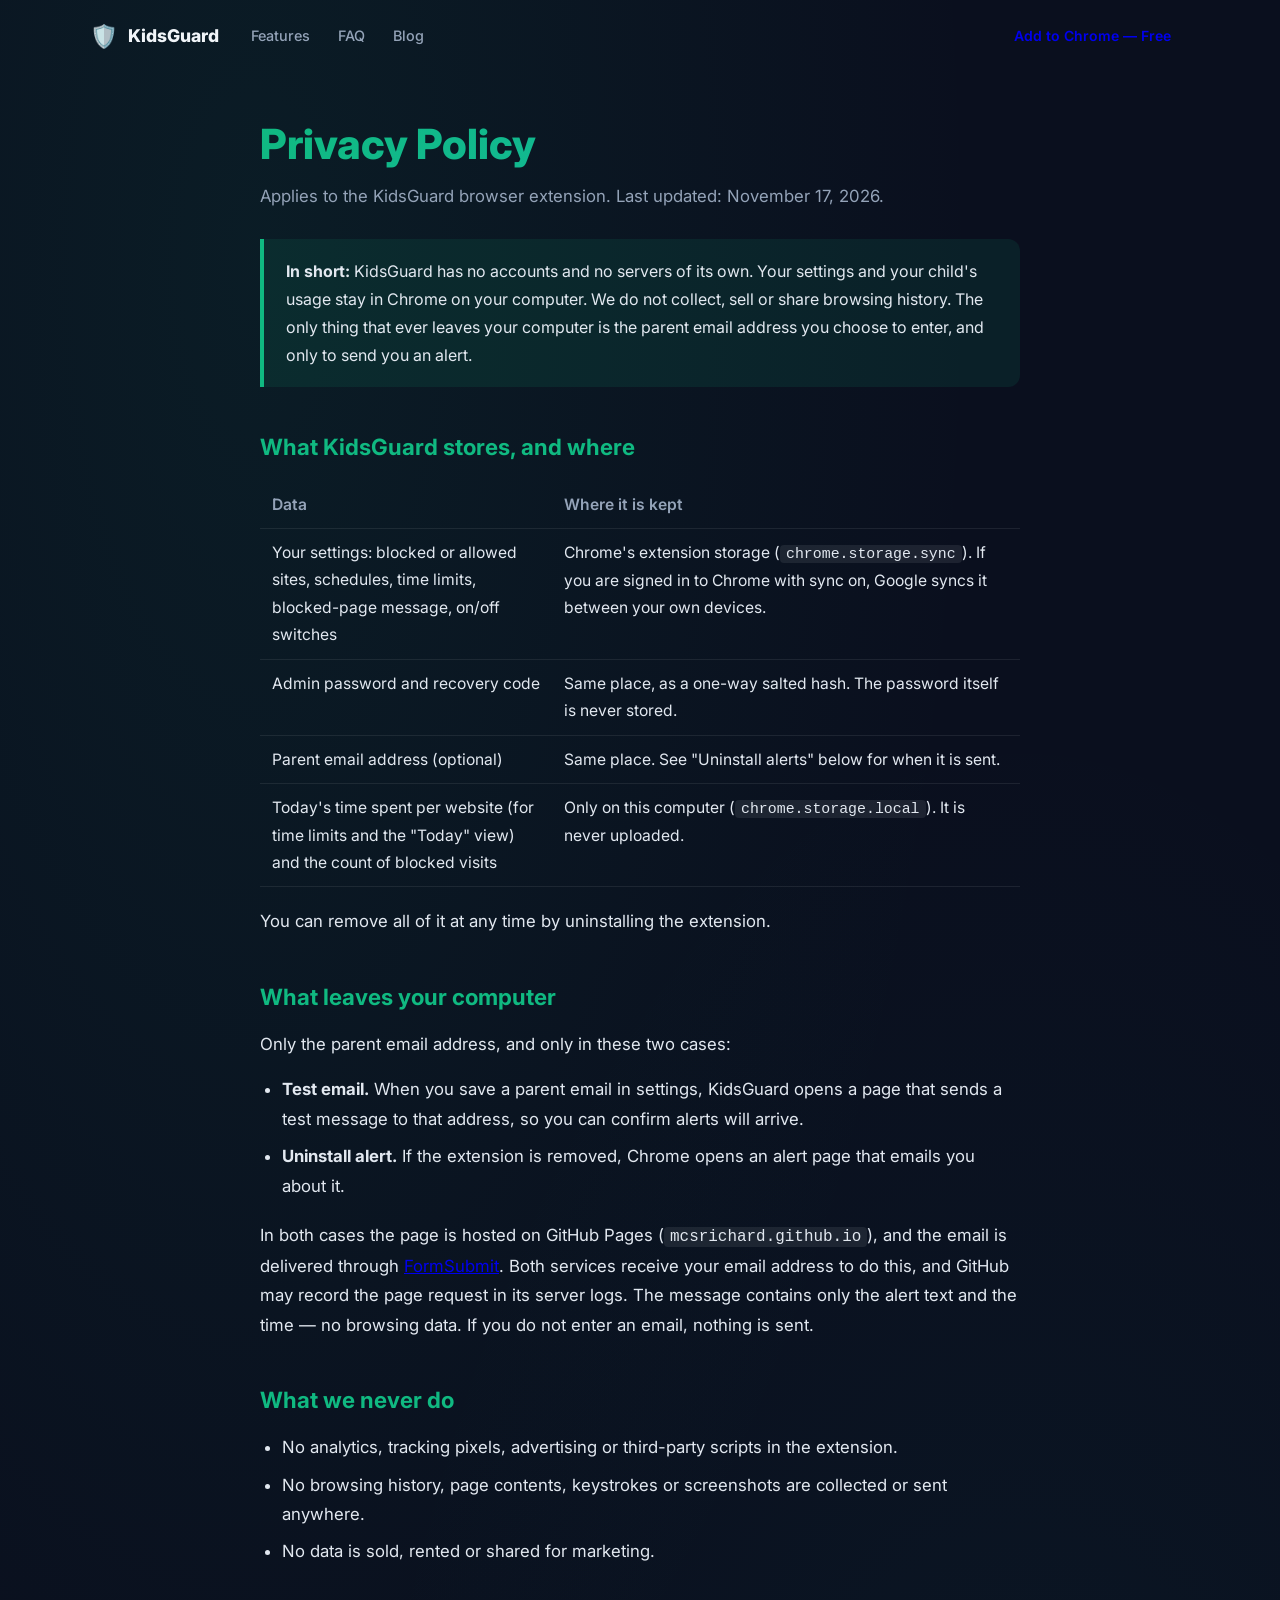
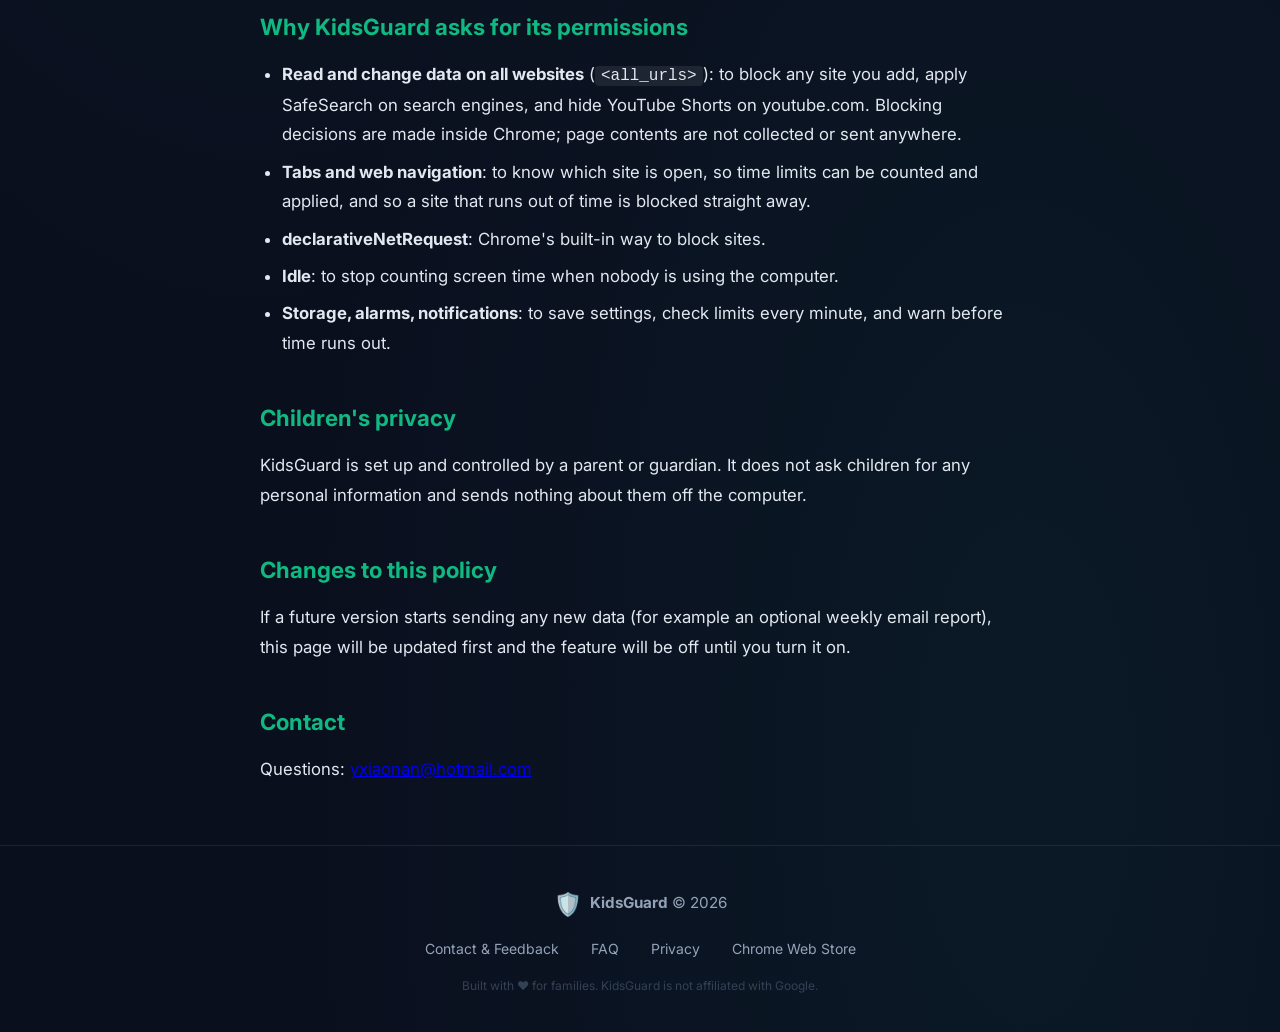
<file: privacy.html>
<!DOCTYPE html>
<html lang="en">

<head>
    <meta charset="UTF-8">
    <meta name="viewport" content="width=device-width, initial-scale=1.0">
    <title>Privacy Policy – KidsGuard</title>
    <meta name="description"
        content="KidsGuard privacy policy: what the extension stores on your computer, what (little) leaves it, and why it needs the permissions it asks for.">
    <link rel="canonical" href="https://mcsrichard.github.io/kidsguard/privacy.html">
    <link rel="icon" href="assets/icon.png" type="image/png">
    <link rel="preconnect" href="https://fonts.googleapis.com">
    <link rel="preconnect" href="https://fonts.gstatic.com" crossorigin>
    <link href="https://fonts.googleapis.com/css2?family=Inter:wght@400;500;600;700;800;900&display=swap"
        rel="stylesheet">
    <link rel="stylesheet" href="style.css">
    <style>
        .policy {
            max-width: 800px;
            margin: 120px auto 60px;
            padding: 0 20px;
            line-height: 1.75;
            color: #e2e8f0;
        }
        .policy h1 { font-size: 2.6rem; font-weight: 800; line-height: 1.2; margin-bottom: 12px; }
        .policy h2 { font-size: 1.4rem; color: #10b981; margin: 40px 0 14px; }
        .policy p, .policy li { font-size: 1.05rem; }
        .policy p { margin-bottom: 16px; }
        .policy ul { margin: 0 0 20px; padding-left: 22px; }
        .policy li { margin-bottom: 8px; }
        .policy code { background: rgba(255,255,255,0.08); padding: 1px 6px; border-radius: 4px; font-size: 0.95em; }
        .policy .summary {
            background: rgba(16, 185, 129, 0.1);
            border-left: 4px solid #10b981;
            padding: 18px 22px;
            margin: 28px 0;
            border-radius: 0 12px 12px 0;
        }
        .policy table { width: 100%; border-collapse: collapse; margin: 0 0 20px; font-size: 0.98rem; }
        .policy th, .policy td { text-align: left; vertical-align: top; padding: 10px 12px; border-bottom: 1px solid var(--border); }
        .policy th { color: #94a3b8; font-weight: 600; }
        .policy .table-wrap { overflow-x: auto; }
        @media (max-width: 768px) { .policy h1 { font-size: 2rem; } }
    </style>
</head>

<body>

    <nav class="nav" id="navbar">
        <div class="nav-inner">
            <a href="index.html" class="nav-logo">
                <span class="logo-icon">🛡️</span>
                <span>KidsGuard</span>
            </a>
            <div class="nav-links">
                <a href="index.html#features">Features</a>
                <a href="index.html#faq">FAQ</a>
                <a href="blog-how-to-block-bloxd-io.html">Blog</a>
            </div>
            <a href="https://chromewebstore.google.com/detail/kidsguard-parental-contro/gaooofmcgnnkhogbokecnledmpgdfkip"
                target="_blank" class="btn btn-nav" id="nav-cta">
                Add to Chrome — Free
            </a>
        </div>
    </nav>

    <main class="policy">
        <h1 class="gradient-text">Privacy Policy</h1>
        <p style="color: var(--text-muted);">Applies to the KidsGuard browser extension. Last updated: November 17, 2026.</p>

        <div class="summary">
            <strong>In short:</strong> KidsGuard has no accounts and no servers of its own. Your settings and your child's
            usage stay in Chrome on your computer. We do not collect, sell or share browsing history. The only thing that
            ever leaves your computer is the parent email address you choose to enter, and only to send you an alert.
        </div>

        <h2>What KidsGuard stores, and where</h2>
        <div class="table-wrap">
            <table>
                <tr><th>Data</th><th>Where it is kept</th></tr>
                <tr>
                    <td>Your settings: blocked or allowed sites, schedules, time limits, blocked-page message, on/off switches</td>
                    <td>Chrome's extension storage (<code>chrome.storage.sync</code>). If you are signed in to Chrome with sync on, Google syncs it between your own devices.</td>
                </tr>
                <tr>
                    <td>Admin password and recovery code</td>
                    <td>Same place, as a one-way salted hash. The password itself is never stored.</td>
                </tr>
                <tr>
                    <td>Parent email address (optional)</td>
                    <td>Same place. See "Uninstall alerts" below for when it is sent.</td>
                </tr>
                <tr>
                    <td>Today's time spent per website (for time limits and the "Today" view) and the count of blocked visits</td>
                    <td>Only on this computer (<code>chrome.storage.local</code>). It is never uploaded.</td>
                </tr>
            </table>
        </div>
        <p>You can remove all of it at any time by uninstalling the extension.</p>

        <h2>What leaves your computer</h2>
        <p>Only the parent email address, and only in these two cases:</p>
        <ul>
            <li><strong>Test email.</strong> When you save a parent email in settings, KidsGuard opens a page that sends a
                test message to that address, so you can confirm alerts will arrive.</li>
            <li><strong>Uninstall alert.</strong> If the extension is removed, Chrome opens an alert page that emails you
                about it.</li>
        </ul>
        <p>In both cases the page is hosted on GitHub Pages (<code>mcsrichard.github.io</code>), and the email is delivered
            through <a href="https://formsubmit.co" target="_blank" rel="noopener">FormSubmit</a>. Both services
            receive your email address to do this, and GitHub may record the page request in its server logs. The message
            contains only the alert text and the time — no browsing data. If you do not enter an email, nothing is sent.</p>

        <h2>What we never do</h2>
        <ul>
            <li>No analytics, tracking pixels, advertising or third-party scripts in the extension.</li>
            <li>No browsing history, page contents, keystrokes or screenshots are collected or sent anywhere.</li>
            <li>No data is sold, rented or shared for marketing.</li>
        </ul>

        <h2>Why KidsGuard asks for its permissions</h2>
        <ul>
            <li><strong>Read and change data on all websites</strong> (<code>&lt;all_urls&gt;</code>): to block any
                site you add, apply SafeSearch on search engines, and hide YouTube Shorts on youtube.com. Blocking
                decisions are made inside Chrome; page contents are not collected or sent anywhere.</li>
            <li><strong>Tabs and web navigation</strong>: to know which site is open, so time limits can be counted and
                applied, and so a site that runs out of time is blocked straight away.</li>
            <li><strong>declarativeNetRequest</strong>: Chrome's built-in way to block sites.</li>
            <li><strong>Idle</strong>: to stop counting screen time when nobody is using the computer.</li>
            <li><strong>Storage, alarms, notifications</strong>: to save settings, check limits every minute, and warn
                before time runs out.</li>
        </ul>

        <h2>Children's privacy</h2>
        <p>KidsGuard is set up and controlled by a parent or guardian. It does not ask children for any personal
            information and sends nothing about them off the computer.</p>

        <h2>Changes to this policy</h2>
        <p>If a future version starts sending any new data (for example an optional weekly email report), this page
            will be updated first and the feature will be off until you turn it on.</p>

        <h2>Contact</h2>
        <p>Questions: <a href="mailto:yxiaonan@hotmail.com?subject=KidsGuard%20Privacy">yxiaonan@hotmail.com</a></p>
    </main>

    <footer class="footer">
        <div class="footer-inner">
            <div class="footer-brand">
                <span class="logo-icon">🛡️</span>
                <span><strong>KidsGuard</strong> © 2026</span>
            </div>
            <div class="footer-links">
                <a href="mailto:yxiaonan@hotmail.com?subject=KidsGuard%20Feedback">Contact &amp; Feedback</a>
                <a href="index.html#faq">FAQ</a>
                <a href="privacy.html">Privacy</a>
                <a href="https://chromewebstore.google.com/detail/kidsguard-parental-contro/gaooofmcgnnkhogbokecnledmpgdfkip"
                    target="_blank">Chrome Web Store</a>
            </div>
            <p class="footer-note">Built with ❤️ for families. KidsGuard is not affiliated with Google.</p>
        </div>
    </footer>

    <script>
        const nav = document.getElementById('navbar');
        window.addEventListener('scroll', () => {
            nav.classList.toggle('nav-scrolled', window.scrollY > 20);
        });
    </script>
</body>

</html>
</file>
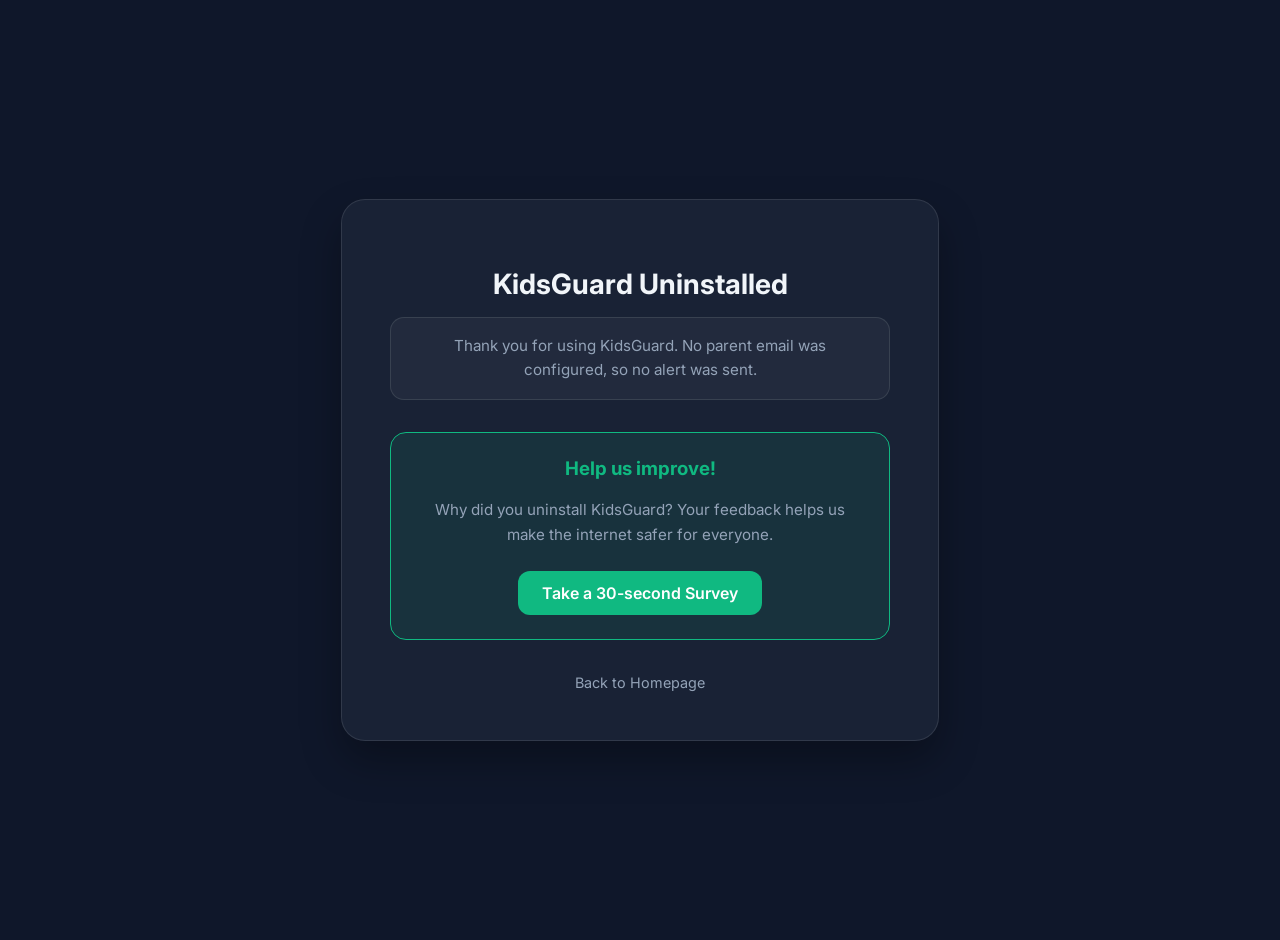
<file: uninstalled.html>
<!DOCTYPE html>
<html lang="en">

<head>
    <meta charset="UTF-8">
    <meta name="viewport" content="width=device-width, initial-scale=1.0">
    <title>KidsGuard | We're sorry to see you go</title>
    <link href="https://fonts.googleapis.com/css2?family=Inter:wght@400;600;700&display=swap" rel="stylesheet">
    <style>
        :root {
            --primary: #10b981;
            --bg: #0f172a;
            --text: #f1f5f9;
            --text-muted: #94a3b8;
            --card: rgba(30, 41, 59, 0.7);
        }

        body {
            font-family: 'Inter', sans-serif;
            background-color: var(--bg);
            color: var(--text);
            display: flex;
            justify-content: center;
            align-items: center;
            min-height: 100vh;
            margin: 0;
            padding: 20px;
        }

        .container {
            max-width: 500px;
            width: 100%;
            background: var(--card);
            backdrop-filter: blur(12px);
            border: 1px solid rgba(255, 255, 255, 0.1);
            padding: 3rem;
            border-radius: 24px;
            text-align: center;
            box-shadow: 0 20px 40px rgba(0, 0, 0, 0.3);
        }

        h1 {
            font-size: 1.75rem;
            margin-bottom: 1rem;
        }

        p {
            color: var(--text-muted);
            line-height: 1.6;
            margin-bottom: 2rem;
        }

        .status-box {
            border-radius: 14px;
            padding: 1rem 1.25rem;
            margin-bottom: 2rem;
            line-height: 1.6;
            font-size: 0.95rem;
            color: var(--text-muted);
            background: rgba(255, 255, 255, 0.04);
            border: 1px solid rgba(255, 255, 255, 0.1);
        }

        .status-ok { color: #6ee7b7; background: rgba(16, 185, 129, 0.1); border-color: rgba(16, 185, 129, 0.35); }
        .status-warn { color: #fde68a; background: rgba(234, 179, 8, 0.12); border-color: rgba(234, 179, 8, 0.35); }
        .status-error { color: #fca5a5; background: rgba(239, 68, 68, 0.1); border-color: rgba(239, 68, 68, 0.35); }

        .loading {
            display: inline-block;
            width: 20px;
            height: 20px;
            border: 3px solid rgba(255, 255, 255, 0.1);
            border-top: 3px solid var(--primary);
            border-radius: 50%;
            animation: spin 1s linear infinite;
            margin-right: 10px;
            vertical-align: middle;
        }

        @keyframes spin {
            0% {
                transform: rotate(0deg);
            }

            100% {
                transform: rotate(360deg);
            }
        }
    </style>
</head>

<body>
    <div class="container">
        <h1 id="title">KidsGuard Uninstalled</h1>

        <!-- Result of the parent alert. Never claims "sent" before the mail service confirms it. -->
        <div id="status" class="status-box">
            <span class="loading"></span> <span id="statusText">Sending notification to parent…</span>
        </div>

        <div id="feedback" style="background: rgba(16, 185, 129, 0.1); border: 1px solid var(--primary); border-radius: 16px; padding: 1.5rem; margin-bottom: 2rem;">
            <h3 style="margin-top: 0; color: var(--primary);">Help us improve!</h3>
            <p style="margin-bottom: 1.5rem; font-size: 0.95rem;">Why did you uninstall KidsGuard? Your feedback helps us make the internet safer for everyone.</p>
            <a href="https://docs.google.com/forms/d/e/1FAIpQLSc5sBYJrj9jqk7a85owwdqYMmYD36CCcr_iNwKLWdq3QlrwhA/viewform?usp=sf_link" target="_blank" style="display: inline-block; background: var(--primary); color: white; padding: 0.75rem 1.5rem; border-radius: 12px; text-decoration: none; font-weight: 600;">Take a 30-second Survey</a>
        </div>

        <a href="index.html" style="color: var(--text-muted); text-decoration: none; font-size: 0.9rem;">Back to Homepage</a>
    </div>

    <script>
        // Modes:
        //   ?email=…          the extension was uninstalled → alert the parent
        //   ?email=…&test=1   opened from KidsGuard settings → send a test alert.
        // The test is sent from this same page on purpose, so that activating the
        // address with the mail service covers the real uninstall alert too.
        const urlParams = new URLSearchParams(window.location.search);
        const parentEmail = (urlParams.get('email') || '').trim();
        const isTest = urlParams.get('test') === '1';

        const statusBox = document.getElementById('status');
        const SEND_TIMEOUT_MS = 60000; // the mail service can take 30s+ to answer

        function showStatus(kind, text) {
            statusBox.className = 'status-box status-' + kind;
            statusBox.textContent = text;
        }

        if (isTest) {
            document.title = 'KidsGuard | Alert email test';
            document.getElementById('title').textContent = 'Alert Email Test';
            document.getElementById('feedback').style.display = 'none';
            document.getElementById('statusText').textContent = 'Sending a test email to ' + parentEmail + '… this can take up to a minute.';
        }

        async function sendAlert() {
            const controller = new AbortController();
            const timer = setTimeout(() => controller.abort(), SEND_TIMEOUT_MS);
            try {
                const res = await fetch('https://formsubmit.co/ajax/' + encodeURIComponent(parentEmail), {
                    method: 'POST',
                    headers: { 'Content-Type': 'application/json', 'Accept': 'application/json' },
                    body: JSON.stringify({
                        _subject: isTest ? 'KidsGuard: alert email test' : '⚠️ Alert: KidsGuard has been uninstalled',
                        message: isTest
                            ? 'This is a test from KidsGuard. If you can read this, uninstall alerts will reach this address.'
                            : 'This is an automated alert from KidsGuard. The extension has just been uninstalled from this browser.',
                        _template: 'table',
                        _captcha: 'false'
                    }),
                    keepalive: true, // let the request finish even if this tab is closed
                    signal: controller.signal
                });
                const data = await res.json().catch(() => ({}));
                const ok = res.ok && String(data.success) === 'true';
                const needsActivation = /activat/i.test(data.message || '');

                if (ok) {
                    showStatus('ok', isTest
                        ? 'Test email sent to ' + parentEmail + '. Alerts are working — check your inbox (and spam folder).'
                        : 'An alert has been sent to the parent email address configured in the settings.');
                } else if (needsActivation) {
                    showStatus('warn', isTest
                        ? 'One more step: we sent an activation email to ' + parentEmail + '. Open it and click "Activate Form" (check spam too), then run this test again. Alerts are not delivered until the address is activated.'
                        : 'The alert could NOT be delivered: the parent email address was never activated. An activation email has been sent to it instead.');
                } else {
                    showStatus('error', 'The email could not be sent' + (data.message ? ': ' + data.message : '.'));
                }
            } catch (error) {
                console.error('Error sending alert:', error);
                showStatus('error', error.name === 'AbortError'
                    ? 'The mail service did not answer in time, so we cannot confirm the email was sent.'
                    : 'Failed to send the email. Please check your internet connection.');
            } finally {
                clearTimeout(timer);
            }
        }

        // Reloading this page must not send the same alert again.
        const sentKey = 'kg_alert_sent_' + (isTest ? 'test_' : '') + parentEmail;
        let alreadySent = false;
        try { alreadySent = sessionStorage.getItem(sentKey) === '1'; } catch (e) {}

        if (parentEmail && alreadySent && !isTest) {
            showStatus('info', 'The alert for this uninstall has already been sent to the parent email address.');
        } else if (parentEmail) {
            try { sessionStorage.setItem(sentKey, '1'); } catch (e) {}
            sendAlert();
        } else {
            showStatus('info', 'Thank you for using KidsGuard. No parent email was configured, so no alert was sent.');
        }
    </script>
</body>

</html>
</file>
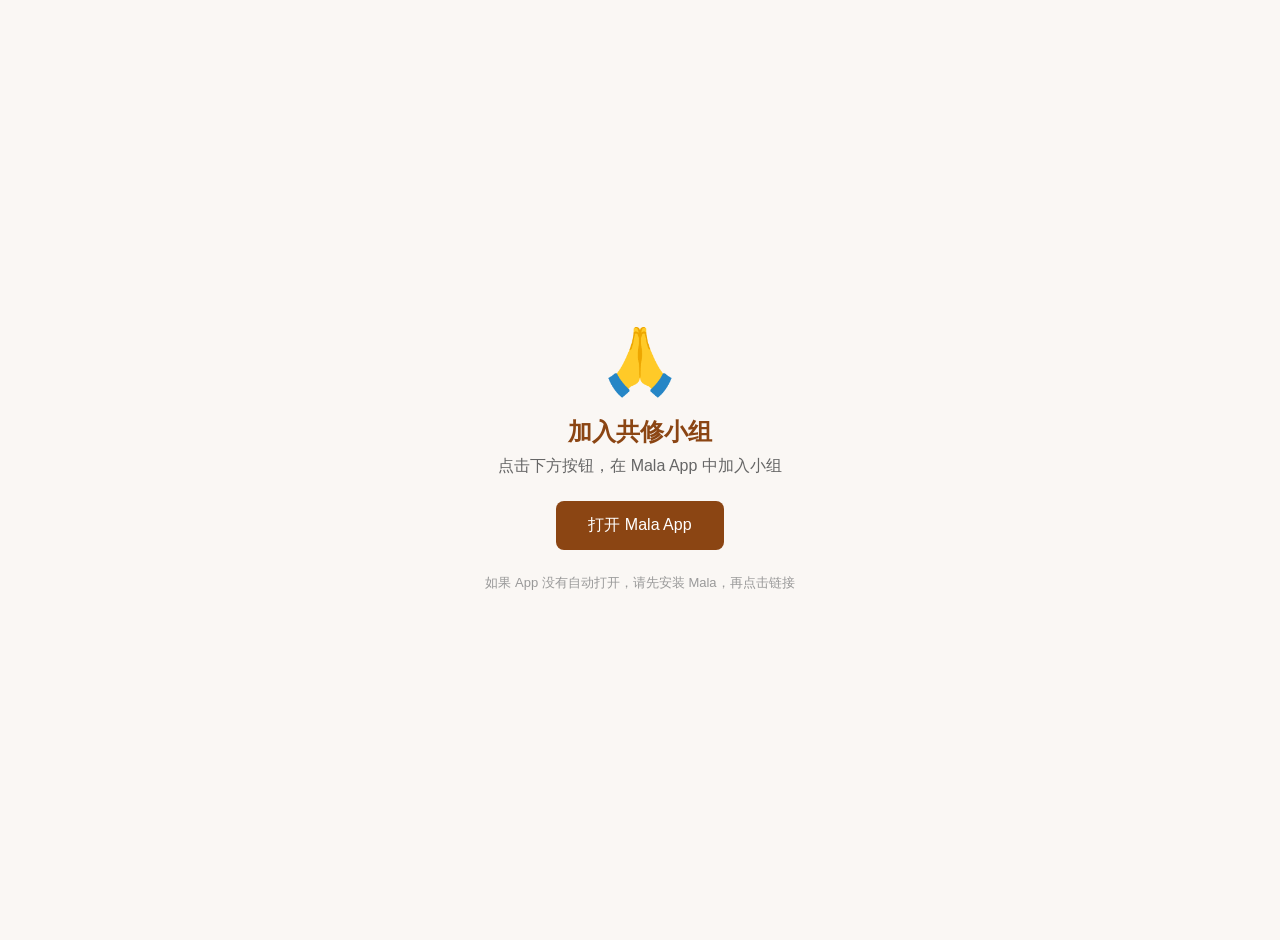
<file: Mala/join.html>
<!DOCTYPE html>
<html lang="zh">
<head>
  <meta charset="UTF-8">
  <meta name="viewport" content="width=device-width, initial-scale=1.0">
  <title>Mala - 加入共修小组</title>
  <style>
    body { font-family: -apple-system, sans-serif; display: flex; flex-direction: column;
           align-items: center; justify-content: center; min-height: 100vh;
           margin: 0; background: #faf7f4; color: #333; text-align: center; padding: 20px; }
    .emoji { font-size: 64px; margin-bottom: 16px; }
    h1 { font-size: 24px; margin: 0 0 8px; color: #8B4513; }
    p { color: #666; margin: 0 0 24px; }
    .btn { background: #8B4513; color: white; padding: 14px 32px; border-radius: 8px;
           text-decoration: none; font-size: 16px; display: inline-block; }
  </style>
  <script>
    function openApp() {
      const params = new URLSearchParams(window.location.search);
      const code = params.get('code');
      if (code) {
        window.location.href = 'mala://join?code=' + encodeURIComponent(code);
      }
    }
    window.onload = function() { openApp(); };
  </script>
</head>
<body>
  <div class="emoji">🙏</div>
  <h1>加入共修小组</h1>
  <p>点击下方按钮，在 Mala App 中加入小组</p>
  <a class="btn" href="#" onclick="openApp(); return false;">打开 Mala App</a>
  <p style="margin-top:24px; font-size:13px; color:#999">
    如果 App 没有自动打开，请先安装 Mala，再点击链接
  </p>
</body>
</html>
</file>
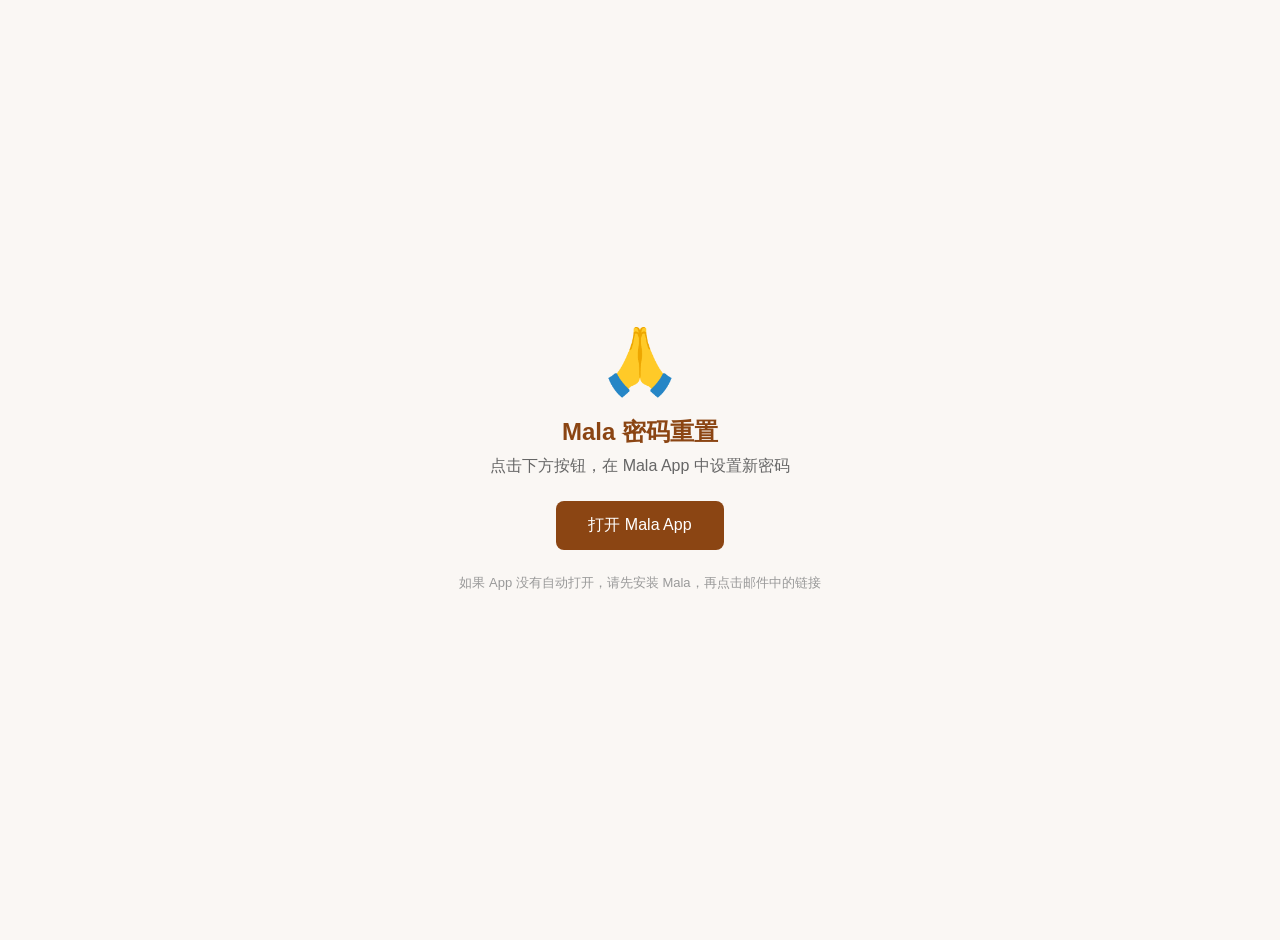
<file: Mala/reset.html>
<!DOCTYPE html>
<html lang="zh">
<head>
  <meta charset="UTF-8">
  <meta name="viewport" content="width=device-width, initial-scale=1.0">
  <title>Mala - 重置密码</title>
  <style>
    body { font-family: -apple-system, sans-serif; display: flex; flex-direction: column;
           align-items: center; justify-content: center; min-height: 100vh;
           margin: 0; background: #faf7f4; color: #333; text-align: center; padding: 20px; }
    .emoji { font-size: 64px; margin-bottom: 16px; }
    h1 { font-size: 24px; margin: 0 0 8px; color: #8B4513; }
    p { color: #666; margin: 0 0 24px; }
    .btn { background: #8B4513; color: white; padding: 14px 32px; border-radius: 8px;
           text-decoration: none; font-size: 16px; display: inline-block; }
  </style>
  <script>
    function openApp() {
      const params = new URLSearchParams(window.location.search);
      const oobCode = params.get('oobCode');
      if (oobCode) {
        window.location.href = 'mala://reset?oobCode=' + encodeURIComponent(oobCode);
      }
    }
    // Auto-open on load
    window.onload = function() { openApp(); };
  </script>
</head>
<body>
  <div class="emoji">🙏</div>
  <h1>Mala 密码重置</h1>
  <p>点击下方按钮，在 Mala App 中设置新密码</p>
  <a class="btn" href="#" onclick="openApp(); return false;">打开 Mala App</a>
  <p style="margin-top:24px; font-size:13px; color:#999">
    如果 App 没有自动打开，请先安装 Mala，再点击邮件中的链接
  </p>
</body>
</html>
</file>
<file: style.css>
:root {
    --primary: #10b981;
    --primary-hover: #059669;
    --primary-glow: rgba(16, 185, 129, 0.2);
    --bg-dark: #0a0f1e;
    --bg-card: rgba(15, 23, 42, 0.6);
    --text-main: #f1f5f9;
    --text-muted: #94a3b8;
    --border: rgba(255, 255, 255, 0.08);
    --border-hover: rgba(16, 185, 129, 0.4);
    --accent: #14b8a6;
    --pro-gradient: linear-gradient(135deg, #f59e0b, #ea580c);
}

*,
*::before,
*::after {
    margin: 0;
    padding: 0;
    box-sizing: border-box;
}

html {
    scroll-behavior: smooth;
}

body {
    font-family: 'Inter', system-ui, -apple-system, sans-serif;
    background-color: var(--bg-dark);
    background-image:
        radial-gradient(ellipse at 20% 10%, rgba(16, 185, 129, 0.08) 0%, transparent 50%),
        radial-gradient(ellipse at 80% 90%, rgba(20, 184, 166, 0.06) 0%, transparent 50%);
    color: var(--text-main);
    min-height: 100vh;
    line-height: 1.6;
    overflow-x: hidden;
}

/* ============ UTILITY ============ */
.gradient-text {
    background: linear-gradient(135deg, #10b981, #14b8a6);
    -webkit-background-clip: text;
    background-clip: text;
    -webkit-text-fill-color: transparent;
}

.badge-pro {
    display: inline-block;
    background: var(--pro-gradient);
    color: white;
    font-size: 0.6rem;
    padding: 2px 8px;
    border-radius: 6px;
    margin-left: 0.4rem;
    vertical-align: middle;
    font-weight: 800;
    text-transform: uppercase;
    letter-spacing: 0.07em;
    box-shadow: 0 0 12px rgba(245, 158, 11, 0.3);
}

.btn {
    display: inline-flex;
    align-items: center;
    gap: 0.5rem;
    padding: 0.7rem 1.5rem;
    border-radius: 12px;
    font-weight: 600;
    font-size: 0.95rem;
    cursor: pointer;
    text-decoration: none;
    border: none;
    transition: all 0.25s cubic-bezier(0.4, 0, 0.2, 1);
    white-space: nowrap;
}

.btn-primary {
    background: linear-gradient(135deg, var(--primary), var(--accent));
    color: white;
    box-shadow: 0 4px 20px var(--primary-glow);
}

.btn-primary:hover {
    transform: translateY(-2px);
    box-shadow: 0 8px 30px rgba(16, 185, 129, 0.4);
}

.btn-ghost {
    background: rgba(255, 255, 255, 0.06);
    color: var(--text-muted);
    border: 1px solid var(--border);
}

.btn-ghost:hover {
    background: rgba(255, 255, 255, 0.1);
    color: var(--text-main);
    border-color: rgba(255, 255, 255, 0.15);
}

.btn-outline {
    background: transparent;
    color: var(--text-main);
    border: 1px solid var(--border);
}

.btn-outline:hover {
    background: rgba(255, 255, 255, 0.05);
    border-color: var(--primary);
}

.btn-nav {
    padding: 0.55rem 1.2rem;
    font-size: 0.875rem;
}

.btn-large {
    padding: 1rem 2rem;
    font-size: 1rem;
    border-radius: 14px;
}

.btn-full {
    width: 100%;
    justify-content: center;
}

/* ============ NAV ============ */
.nav {
    position: fixed;
    top: 0;
    left: 0;
    right: 0;
    z-index: 100;
    padding: 1rem 2rem;
    transition: background 0.3s, box-shadow 0.3s, backdrop-filter 0.3s;
}

.nav-scrolled {
    background: rgba(10, 15, 30, 0.85);
    backdrop-filter: blur(16px);
    -webkit-backdrop-filter: blur(16px);
    box-shadow: 0 1px 0 var(--border);
}

.nav-inner {
    max-width: 1100px;
    margin: 0 auto;
    display: flex;
    align-items: center;
    gap: 2rem;
}

.nav-logo {
    display: flex;
    align-items: center;
    gap: 0.6rem;
    font-weight: 800;
    font-size: 1.1rem;
    color: var(--text-main);
    text-decoration: none;
    flex-shrink: 0;
}

.logo-icon {
    font-size: 1.4rem;
}

.nav-links {
    display: flex;
    gap: 1.75rem;
    flex: 1;
}

.nav-links a {
    color: var(--text-muted);
    text-decoration: none;
    font-size: 0.9rem;
    font-weight: 500;
    transition: color 0.2s;
}

.nav-links a:hover {
    color: var(--text-main);
}

/* ============ HERO ============ */
.hero {
    min-height: 100vh;
    display: grid;
    grid-template-columns: 1fr 1fr;
    align-items: center;
    gap: 4rem;
    max-width: 1200px;
    margin: 0 auto;
    padding: 8rem 2rem 4rem;
    position: relative;
}

.hero-bg-orb {
    position: absolute;
    border-radius: 50%;
    filter: blur(80px);
    z-index: 0;
    pointer-events: none;
}

.orb1 {
    width: 500px;
    height: 500px;
    background: radial-gradient(circle, rgba(16, 185, 129, 0.12), transparent 70%);
    top: 5%;
    left: -10%;
}

.orb2 {
    width: 400px;
    height: 400px;
    background: radial-gradient(circle, rgba(20, 184, 166, 0.08), transparent 70%);
    bottom: 0;
    right: -5%;
}

.hero-content {
    position: relative;
    z-index: 1;
}

.hero-badge {
    display: inline-flex;
    align-items: center;
    gap: 0.5rem;
    background: rgba(16, 185, 129, 0.1);
    border: 1px solid rgba(16, 185, 129, 0.25);
    color: #10b981;
    font-size: 0.8rem;
    font-weight: 600;
    padding: 0.4rem 1rem;
    border-radius: 999px;
    margin-bottom: 1.5rem;
}

.badge-dot {
    width: 6px;
    height: 6px;
    background: var(--primary);
    border-radius: 50%;
    animation: pulse 2s ease-in-out infinite;
}

@keyframes pulse {

    0%,
    100% {
        opacity: 1;
        transform: scale(1);
    }

    50% {
        opacity: 0.5;
        transform: scale(0.8);
    }
}

.hero-title {
    font-size: clamp(2.2rem, 4vw, 3.5rem);
    font-weight: 900;
    line-height: 1.15;
    margin-bottom: 1.25rem;
    letter-spacing: -0.02em;
}

.hero-subtitle {
    font-size: 1.1rem;
    color: var(--text-muted);
    max-width: 500px;
    margin-bottom: 2.5rem;
    line-height: 1.7;
}

.hero-actions {
    display: flex;
    gap: 1rem;
    flex-wrap: wrap;
    margin-bottom: 2.5rem;
}

.hero-stats {
    display: flex;
    align-items: center;
    gap: 1.5rem;
}

.stat {
    display: flex;
    flex-direction: column;
}

.stat strong {
    font-size: 1.25rem;
    font-weight: 800;
    color: var(--text-main);
}

.stat span {
    font-size: 0.78rem;
    color: var(--text-muted);
}

.stat-divider {
    width: 1px;
    height: 32px;
    background: var(--border);
}

/* ============ BROWSER MOCKUP ============ */
.hero-visual {
    position: relative;
    z-index: 1;
    display: flex;
    justify-content: center;
}

.browser-mockup {
    background: rgba(15, 23, 42, 0.8);
    border: 1px solid var(--border);
    border-radius: 20px;
    overflow: hidden;
    backdrop-filter: blur(20px);
    box-shadow:
        0 40px 80px rgba(0, 0, 0, 0.5),
        0 0 0 1px rgba(255, 255, 255, 0.04),
        inset 0 1px 0 rgba(255, 255, 255, 0.06);
    width: 100%;
    max-width: 420px;
    animation: float 6s ease-in-out infinite;
}

@keyframes float {

    0%,
    100% {
        transform: translateY(0);
    }

    50% {
        transform: translateY(-12px);
    }
}

.browser-bar {
    background: rgba(255, 255, 255, 0.04);
    border-bottom: 1px solid var(--border);
    padding: 0.9rem 1.2rem;
    display: flex;
    align-items: center;
    gap: 1rem;
}

.browser-dots {
    display: flex;
    gap: 0.4rem;
}

.browser-dots span {
    width: 11px;
    height: 11px;
    border-radius: 50%;
    background: rgba(255, 255, 255, 0.15);
}

.browser-url {
    font-size: 0.78rem;
    color: var(--text-muted);
    background: rgba(255, 255, 255, 0.06);
    border-radius: 8px;
    padding: 0.3rem 0.8rem;
    flex: 1;
    text-align: center;
}

.extension-popup {
    padding: 1.5rem;
}

.popup-header {
    display: flex;
    align-items: center;
    justify-content: space-between;
    margin-bottom: 1.25rem;
}

.popup-logo {
    display: flex;
    align-items: center;
    gap: 0.75rem;
    font-size: 1.6rem;
}

.popup-logo div {
    display: flex;
    flex-direction: column;
}

.popup-logo strong {
    font-size: 1rem;
    font-weight: 800;
}

.popup-logo small {
    font-size: 0.72rem;
    color: var(--primary);
}

.status-dot {
    width: 10px;
    height: 10px;
    border-radius: 50%;
    background: #475569;
}

.status-dot.active {
    background: var(--primary);
    box-shadow: 0 0 8px var(--primary-glow);
    animation: pulse 2s ease-in-out infinite;
}

.popup-body {
    display: flex;
    flex-direction: column;
    gap: 0.6rem;
}

.popup-item {
    display: flex;
    justify-content: space-between;
    align-items: center;
    padding: 0.7rem 0.9rem;
    border-radius: 10px;
    font-size: 0.85rem;
    background: rgba(255, 255, 255, 0.04);
    border: 1px solid var(--border);
}

.tag {
    font-size: 0.7rem;
    font-weight: 700;
    padding: 2px 8px;
    border-radius: 6px;
    text-transform: uppercase;
    letter-spacing: 0.05em;
}

.tag-blocked {
    background: rgba(239, 68, 68, 0.15);
    color: #f87171;
}

.tag-allowed {
    background: rgba(16, 185, 129, 0.15);
    color: #34d399;
}

.popup-lock {
    text-align: center;
    font-size: 0.78rem;
    color: var(--text-muted);
    border-top: 1px solid var(--border);
    padding-top: 0.9rem;
    margin-top: 0.3rem;
}

/* ============ SOCIAL PROOF ============ */
.social-proof {
    border-top: 1px solid var(--border);
    border-bottom: 1px solid var(--border);
    padding: 2.5rem 2rem;
    text-align: center;
}

.proof-label {
    font-size: 0.85rem;
    color: var(--text-muted);
    margin-bottom: 1.25rem;
    text-transform: uppercase;
    letter-spacing: 0.08em;
    font-weight: 500;
}

.proof-pills {
    display: flex;
    gap: 0.75rem;
    flex-wrap: wrap;
    justify-content: center;
}

.pill {
    background: rgba(255, 255, 255, 0.05);
    border: 1px solid var(--border);
    border-radius: 999px;
    padding: 0.4rem 1.1rem;
    font-size: 0.85rem;
    color: var(--text-muted);
    font-weight: 500;
}

/* ============ SECTIONS SHARED ============ */
.section-header {
    text-align: center;
    max-width: 640px;
    margin: 0 auto 4rem;
}

.section-tag {
    display: inline-block;
    background: rgba(16, 185, 129, 0.1);
    border: 1px solid rgba(16, 185, 129, 0.2);
    color: var(--primary);
    font-size: 0.75rem;
    font-weight: 700;
    padding: 0.3rem 0.9rem;
    border-radius: 999px;
    text-transform: uppercase;
    letter-spacing: 0.1em;
    margin-bottom: 1rem;
}

.section-header h2 {
    font-size: clamp(1.8rem, 3vw, 2.6rem);
    font-weight: 800;
    line-height: 1.2;
    letter-spacing: -0.02em;
    margin-bottom: 1rem;
}

.section-header p {
    color: var(--text-muted);
    font-size: 1rem;
    line-height: 1.7;
}

/* ============ FEATURES ============ */
.features {
    padding: 6rem 2rem;
    max-width: 1100px;
    margin: 0 auto;
}

.features-grid {
    display: grid;
    grid-template-columns: repeat(3, 1fr);
    gap: 1.25rem;
}

.feature-card {
    background: var(--bg-card);
    border: 1px solid var(--border);
    border-radius: 20px;
    padding: 1.75rem;
    backdrop-filter: blur(12px);
    transition: all 0.3s;
}

.feature-card:hover {
    border-color: var(--border-hover);
    box-shadow: 0 8px 32px rgba(16, 185, 129, 0.08);
    transform: translateY(-3px);
}

.feature-card-large {
    grid-column: span 2;
}

.feature-icon {
    font-size: 2rem;
    margin-bottom: 1rem;
    display: block;
}

.feature-card h3 {
    font-size: 1.05rem;
    font-weight: 700;
    margin-bottom: 0.6rem;
}

.feature-card p {
    font-size: 0.9rem;
    color: var(--text-muted);
    line-height: 1.6;
}

.feature-card code {
    background: rgba(255, 255, 255, 0.08);
    padding: 1px 6px;
    border-radius: 4px;
    font-size: 0.85em;
    font-family: 'Courier New', monospace;
    color: var(--accent);
}

.feature-tag-row {
    display: flex;
    gap: 0.5rem;
    flex-wrap: wrap;
    margin-top: 1rem;
}

.ftag {
    font-size: 0.72rem;
    padding: 3px 10px;
    border-radius: 6px;
    font-weight: 600;
}

.ftag-free {
    background: rgba(16, 185, 129, 0.12);
    color: #34d399;
    border: 1px solid rgba(16, 185, 129, 0.25);
}

.ftag-pro {
    background: rgba(245, 158, 11, 0.12);
    color: #fbbf24;
    border: 1px solid rgba(245, 158, 11, 0.25);
}

.category-chips {
    display: flex;
    gap: 0.5rem;
    flex-wrap: wrap;
    margin-top: 1rem;
}

.chip {
    background: rgba(255, 255, 255, 0.06);
    border: 1px solid var(--border);
    border-radius: 8px;
    padding: 0.35rem 0.8rem;
    font-size: 0.82rem;
    color: var(--text-main);
    font-weight: 500;
}

/* ============ HOW IT WORKS ============ */
.how-it-works {
    padding: 5rem 2rem;
    background: rgba(15, 23, 42, 0.3);
    border-top: 1px solid var(--border);
    border-bottom: 1px solid var(--border);
}

.how-it-works .section-header {
    margin-bottom: 3rem;
}

.steps {
    max-width: 900px;
    margin: 0 auto;
    display: flex;
    align-items: flex-start;
    gap: 1rem;
    flex-wrap: wrap;
    justify-content: center;
}

.step {
    flex: 1;
    min-width: 220px;
    max-width: 280px;
    display: flex;
    flex-direction: column;
    align-items: center;
    text-align: center;
}

.step-num {
    width: 52px;
    height: 52px;
    background: linear-gradient(135deg, var(--primary), var(--accent));
    border-radius: 50%;
    display: flex;
    align-items: center;
    justify-content: center;
    font-size: 1.25rem;
    font-weight: 900;
    margin-bottom: 1rem;
    box-shadow: 0 0 20px var(--primary-glow);
}

.step-content h3 {
    font-size: 1rem;
    font-weight: 700;
    margin-bottom: 0.5rem;
}

.step-content p {
    font-size: 0.875rem;
    color: var(--text-muted);
    line-height: 1.6;
}

.step-arrow {
    color: var(--text-muted);
    font-size: 1.5rem;
    margin-top: 1.5rem;
    opacity: 0.4;
}

/* ============ PRICING ============ */
.pricing {
    padding: 6rem 2rem;
    max-width: 900px;
    margin: 0 auto;
}

.pricing-grid {
    display: grid;
    grid-template-columns: 1fr 1fr;
    gap: 1.5rem;
}

.pricing-card {
    background: var(--bg-card);
    border: 1px solid var(--border);
    border-radius: 24px;
    padding: 2rem;
    backdrop-filter: blur(12px);
    transition: all 0.3s;
    position: relative;
}

.pricing-card-pro {
    border-color: rgba(16, 185, 129, 0.35);
    box-shadow: 0 0 0 1px rgba(16, 185, 129, 0.1), 0 16px 48px rgba(16, 185, 129, 0.1);
}

.plan-badge {
    position: absolute;
    top: -14px;
    left: 50%;
    transform: translateX(-50%);
    background: linear-gradient(135deg, var(--primary), var(--accent));
    color: white;
    font-size: 0.72rem;
    font-weight: 800;
    padding: 4px 14px;
    border-radius: 999px;
    text-transform: uppercase;
    letter-spacing: 0.1em;
    white-space: nowrap;
}

.plan-header {
    margin-bottom: 1.75rem;
}

.plan-header h3 {
    font-size: 1.3rem;
    font-weight: 800;
    margin-bottom: 0.5rem;
}

.plan-price {
    font-size: 2rem;
    font-weight: 900;
    margin-bottom: 0.4rem;
    color: var(--text-main);
}

.plan-price span {
    font-size: 0.9rem;
    font-weight: 400;
    color: var(--text-muted);
}

.plan-header p {
    font-size: 0.85rem;
    color: var(--text-muted);
}

.plan-features {
    list-style: none;
    margin-bottom: 1.75rem;
    display: flex;
    flex-direction: column;
    gap: 0.6rem;
}

.plan-features li {
    font-size: 0.9rem;
    line-height: 1.4;
}

.feat-yes {
    color: var(--text-main);
}

.feat-no {
    color: #475569;
    text-decoration: line-through;
    text-decoration-color: #334155;
}

/* ============ FAQ ============ */
.faq {
    padding: 6rem 2rem;
    max-width: 720px;
    margin: 0 auto;
}

.faq-list {
    display: flex;
    flex-direction: column;
    gap: 0.75rem;
}

.faq-item {
    background: var(--bg-card);
    border: 1px solid var(--border);
    border-radius: 16px;
    overflow: hidden;
    transition: border-color 0.2s;
}

.faq-item[open] {
    border-color: var(--border-hover);
}

.faq-item summary {
    padding: 1.1rem 1.5rem;
    font-weight: 600;
    font-size: 0.95rem;
    cursor: pointer;
    list-style: none;
    display: flex;
    justify-content: space-between;
    align-items: center;
    transition: color 0.2s;
}

.faq-item summary::-webkit-details-marker {
    display: none;
}

.faq-item summary::after {
    content: '+';
    font-size: 1.3rem;
    color: var(--text-muted);
    transition: transform 0.25s;
    flex-shrink: 0;
}

.faq-item[open] summary::after {
    transform: rotate(45deg);
    color: var(--primary);
}

.faq-item p {
    padding: 0 1.5rem 1.25rem;
    font-size: 0.9rem;
    color: var(--text-muted);
    line-height: 1.7;
    border-top: 1px solid var(--border);
    padding-top: 1rem;
}

.faq-item p code {
    background: rgba(255, 255, 255, 0.07);
    padding: 1px 6px;
    border-radius: 4px;
    font-size: 0.85em;
    color: var(--accent);
    font-family: 'Courier New', monospace;
}

/* ============ CTA BANNER ============ */
.cta-banner {
    padding: 5rem 2rem;
    text-align: center;
    background:
        radial-gradient(ellipse at center, rgba(16, 185, 129, 0.1) 0%, transparent 60%),
        rgba(15, 23, 42, 0.4);
    border-top: 1px solid var(--border);
}

.cta-banner-inner {
    max-width: 600px;
    margin: 0 auto;
}

.cta-banner h2 {
    font-size: clamp(1.6rem, 3vw, 2.2rem);
    font-weight: 800;
    margin-bottom: 0.75rem;
    letter-spacing: -0.02em;
}

.cta-banner p {
    color: var(--text-muted);
    margin-bottom: 2rem;
}

/* ============ FOOTER ============ */
.footer {
    border-top: 1px solid var(--border);
    padding: 2.5rem 2rem;
}

.footer-inner {
    max-width: 1100px;
    margin: 0 auto;
    display: flex;
    flex-direction: column;
    align-items: center;
    gap: 1rem;
    text-align: center;
}

.footer-brand {
    display: flex;
    align-items: center;
    gap: 0.5rem;
    font-size: 0.95rem;
    color: var(--text-muted);
}

.footer-links {
    display: flex;
    gap: 2rem;
    flex-wrap: wrap;
    justify-content: center;
}

.footer-links a {
    color: var(--text-muted);
    text-decoration: none;
    font-size: 0.875rem;
    transition: color 0.2s;
}

.footer-links a:hover {
    color: var(--text-main);
}

.footer-note {
    font-size: 0.75rem;
    color: #334155;
}

/* ============ SCROLL ANIMATION ============ */
.animate-on-scroll {
    opacity: 0;
    transform: translateY(24px);
    transition: opacity 0.5s ease, transform 0.5s ease;
}

.animate-on-scroll.visible {
    opacity: 1;
    transform: translateY(0);
}

/* ============ RESPONSIVE ============ */
@media (max-width: 900px) {
    .hero {
        grid-template-columns: 1fr;
        padding-top: 7rem;
        text-align: center;
    }

    .hero-subtitle {
        max-width: 100%;
    }

    .hero-actions {
        justify-content: center;
    }

    .hero-stats {
        justify-content: center;
    }

    .hero-visual {
        justify-content: center;
    }

    .features-grid {
        grid-template-columns: 1fr 1fr;
    }

    .feature-card-large {
        grid-column: span 2;
    }

    .pricing-grid {
        grid-template-columns: 1fr;
        max-width: 480px;
        margin: 0 auto;
    }
}

@media (max-width: 640px) {
    .nav-links {
        display: none;
    }

    .features-grid {
        grid-template-columns: 1fr;
    }

    .feature-card-large {
        grid-column: span 1;
    }

    .steps {
        flex-direction: column;
        align-items: center;
    }

    .step-arrow {
        transform: rotate(90deg);
        margin: 0;
    }

    .hero-actions {
        flex-direction: column;
        align-items: center;
    }
}

/* ── v1.7 landing additions ──────────────────────────────── */

.badge-new {
    background: linear-gradient(to right, #10b981, #14b8a6);
    color: white;
    font-size: 0.65rem;
    padding: 2px 8px;
    border-radius: 6px;
    margin-left: 0.5rem;
    vertical-align: middle;
    font-weight: 800;
    text-transform: uppercase;
    letter-spacing: 0.05em;
}

/* Tab showcase inside feature card */
.tab-showcase {
    display: flex;
    gap: 0.5rem;
    flex-wrap: wrap;
    margin-top: 1.25rem;
}

.tab-pill {
    background: rgba(255, 255, 255, 0.06);
    border: 1px solid rgba(255, 255, 255, 0.1);
    border-radius: 8px;
    padding: 0.4rem 0.85rem;
    font-size: 0.82rem;
    font-weight: 600;
    color: var(--text-muted);
    white-space: nowrap;
}

.tab-pill-active {
    background: var(--primary);
    border-color: var(--primary);
    color: white;
}

/* Hero popup tab bar mock */
.popup-tabs-mock {
    display: flex;
    gap: 2px;
    background: rgba(0, 0, 0, 0.2);
    border-radius: 8px;
    padding: 3px;
    margin: 0.5rem 0;
}

.ptab-mock {
    flex: 1;
    text-align: center;
    font-size: 0.65rem;
    font-weight: 600;
    padding: 4px 2px;
    border-radius: 5px;
    color: rgba(255, 255, 255, 0.45);
    white-space: nowrap;
    overflow: hidden;
    text-overflow: ellipsis;
}

.ptab-active {
    background: var(--primary);
    color: white;
}
</file>
